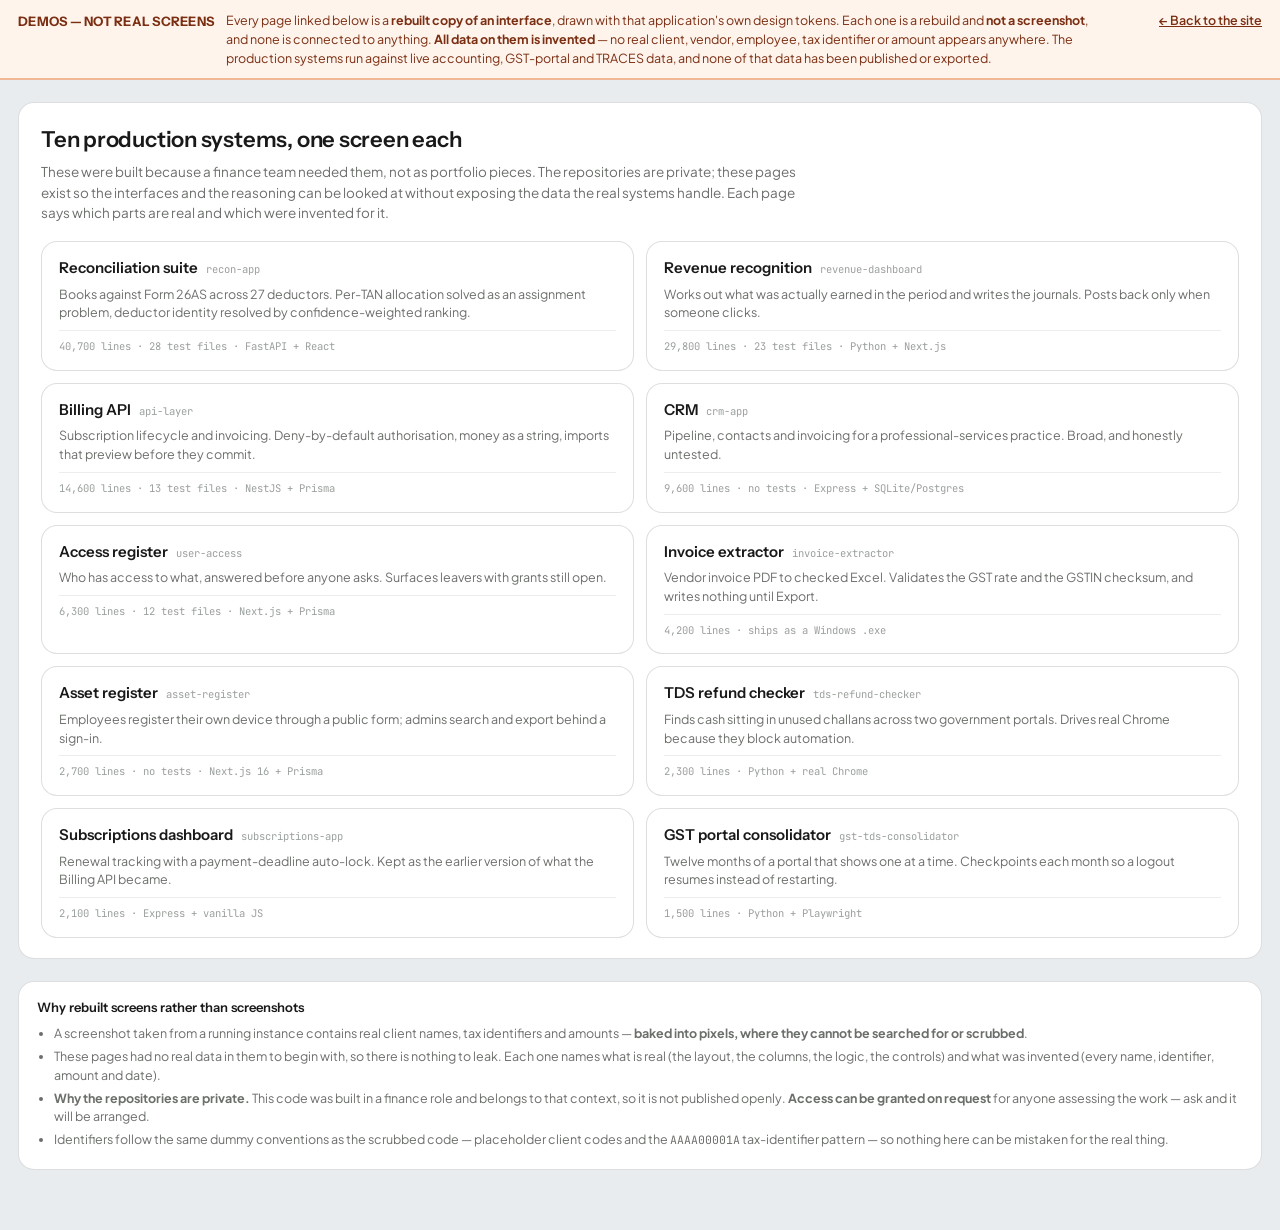
<file: demos/index.html>
<!DOCTYPE html>
<html lang="en">
<head>
<meta charset="UTF-8" />
<meta name="viewport" content="width=device-width, initial-scale=1.0" />
<title>Demo screens — ten production systems · Sairam Reddy</title>
<meta name="robots" content="noindex" />
<meta name="description" content="Rebuilt interface demos for ten finance systems. All data on these pages is invented." />
<link rel="preconnect" href="https://fonts.googleapis.com" />
<link rel="preconnect" href="https://fonts.gstatic.com" crossorigin />
<link href="https://fonts.googleapis.com/css2?family=Instrument+Sans:wght@400;500;600;700&family=Plus+Jakarta+Sans:wght@400;500;600;700&family=JetBrains+Mono:wght@400;500&display=swap" rel="stylesheet" />
<link rel="stylesheet" href="demo.css" />
<style>
  .grid{display:grid;gap:12px;margin-top:18px}
  @media(min-width:700px){.grid{grid-template-columns:1fr 1fr}}
  a.item{display:block;background:#fff;border:1px solid var(--line-2);border-radius:var(--r-card);
         padding:15px 17px;text-decoration:none;color:var(--fg);transition:border-color .15s,transform .15s}
  a.item:hover{border-color:var(--fg);transform:translateY(-2px)}
  a.item .n{font-family:var(--f-display);font-weight:600;font-size:15px;display:flex;
            align-items:baseline;gap:8px;flex-wrap:wrap}
  a.item .n span.r{font-family:var(--mono);font-size:10.5px;color:var(--faint);font-weight:400}
  a.item .d{color:var(--muted);font-size:12.5px;margin-top:5px}
  a.item .m{font-family:var(--mono);font-size:10.5px;color:var(--faint);margin-top:8px;
            padding-top:8px;border-top:1px solid var(--line)}
</style>
</head>
<body class="skin-ui">

<div class="warn">
  <div class="in">
    <b>Demos — not real screens</b>
    <p>Every page linked below is a <strong>rebuilt copy of an interface</strong>, drawn with that
       application's own design tokens. Each one is a rebuild and <strong>not a screenshot</strong>,
       and none is connected to anything. <strong>All data on them is invented</strong> — no real client, vendor, employee,
       tax identifier or amount appears anywhere. The production systems run against live
       accounting, GST-portal and TRACES data, and none of that data has been published or exported.</p>
    <a class="back" href="../index.html#work">← Back to the site</a>
  </div>
</div>

<div class="page">
  <div class="intro">
    <h1>Ten production systems, one screen each</h1>
    <p class="sub">These were built because a finance team needed them, not as portfolio pieces. The
      repositories are private; these pages exist so the interfaces and the reasoning can be looked
      at without exposing the data the real systems handle. Each page says which parts are real and
      which were invented for it.</p>

    <div class="grid">

      <a class="item" href="recon-app.html">
        <div class="n">Reconciliation suite <span class="r">recon-app</span></div>
        <div class="d">Books against Form 26AS across 27 deductors. Per-TAN allocation solved as an
          assignment problem, deductor identity resolved by confidence-weighted ranking.</div>
        <div class="m">40,700 lines · 28 test files · FastAPI + React</div>
      </a>

      <a class="item" href="revenue-dashboard.html">
        <div class="n">Revenue recognition <span class="r">revenue-dashboard</span></div>
        <div class="d">Works out what was actually earned in the period and writes the journals.
          Posts back only when someone clicks.</div>
        <div class="m">29,800 lines · 23 test files · Python + Next.js</div>
      </a>

      <a class="item" href="api-layer.html">
        <div class="n">Billing API <span class="r">api-layer</span></div>
        <div class="d">Subscription lifecycle and invoicing. Deny-by-default authorisation, money as
          a string, imports that preview before they commit.</div>
        <div class="m">14,600 lines · 13 test files · NestJS + Prisma</div>
      </a>

      <a class="item" href="crm-app.html">
        <div class="n">CRM <span class="r">crm-app</span></div>
        <div class="d">Pipeline, contacts and invoicing for a professional-services practice.
          Broad, and honestly untested.</div>
        <div class="m">9,600 lines · no tests · Express + SQLite/Postgres</div>
      </a>

      <a class="item" href="user-access.html">
        <div class="n">Access register <span class="r">user-access</span></div>
        <div class="d">Who has access to what, answered before anyone asks. Surfaces leavers with
          grants still open.</div>
        <div class="m">6,300 lines · 12 test files · Next.js + Prisma</div>
      </a>

      <a class="item" href="invoice-extractor.html">
        <div class="n">Invoice extractor <span class="r">invoice-extractor</span></div>
        <div class="d">Vendor invoice PDF to checked Excel. Validates the GST rate and the GSTIN
          checksum, and writes nothing until Export.</div>
        <div class="m">4,200 lines · ships as a Windows .exe</div>
      </a>

      <a class="item" href="asset-register.html">
        <div class="n">Asset register <span class="r">asset-register</span></div>
        <div class="d">Employees register their own device through a public form; admins search and
          export behind a sign-in.</div>
        <div class="m">2,700 lines · no tests · Next.js 16 + Prisma</div>
      </a>

      <a class="item" href="tds-refund-checker.html">
        <div class="n">TDS refund checker <span class="r">tds-refund-checker</span></div>
        <div class="d">Finds cash sitting in unused challans across two government portals. Drives
          real Chrome because they block automation.</div>
        <div class="m">2,300 lines · Python + real Chrome</div>
      </a>

      <a class="item" href="subscriptions-app.html">
        <div class="n">Subscriptions dashboard <span class="r">subscriptions-app</span></div>
        <div class="d">Renewal tracking with a payment-deadline auto-lock. Kept as the earlier
          version of what the Billing API became.</div>
        <div class="m">2,100 lines · Express + vanilla JS</div>
      </a>

      <a class="item" href="gst-tds-consolidator.html">
        <div class="n">GST portal consolidator <span class="r">gst-tds-consolidator</span></div>
        <div class="d">Twelve months of a portal that shows one at a time. Checkpoints each month so
          a logout resumes instead of restarting.</div>
        <div class="m">1,500 lines · Python + Playwright</div>
      </a>

    </div>
  </div>

  <div class="foot">
    <h4>Why rebuilt screens rather than screenshots</h4>
    <ul>
      <li>A screenshot taken from a running instance contains real client names, tax identifiers and
          amounts — <strong>baked into pixels, where they cannot be searched for or scrubbed</strong>.</li>
      <li>These pages had no real data in them to begin with, so there is nothing to leak. Each one
          names what is real (the layout, the columns, the logic, the controls) and what was invented
          (every name, identifier, amount and date).</li>
      <li><strong>Why the repositories are private.</strong> This code was built in a finance role and belongs to that context, so it is not published openly. <strong>Access can be granted on request</strong> for anyone assessing the work &mdash; ask and it will be arranged.</li>
      <li>Identifiers follow the same dummy conventions as the scrubbed code — placeholder client
          codes and the <span class="mono">AAAA00001A</span> tax-identifier pattern — so nothing here
          can be mistaken for the real thing.</li>
    </ul>
  </div>
</div>
</body>
</html>
</file>
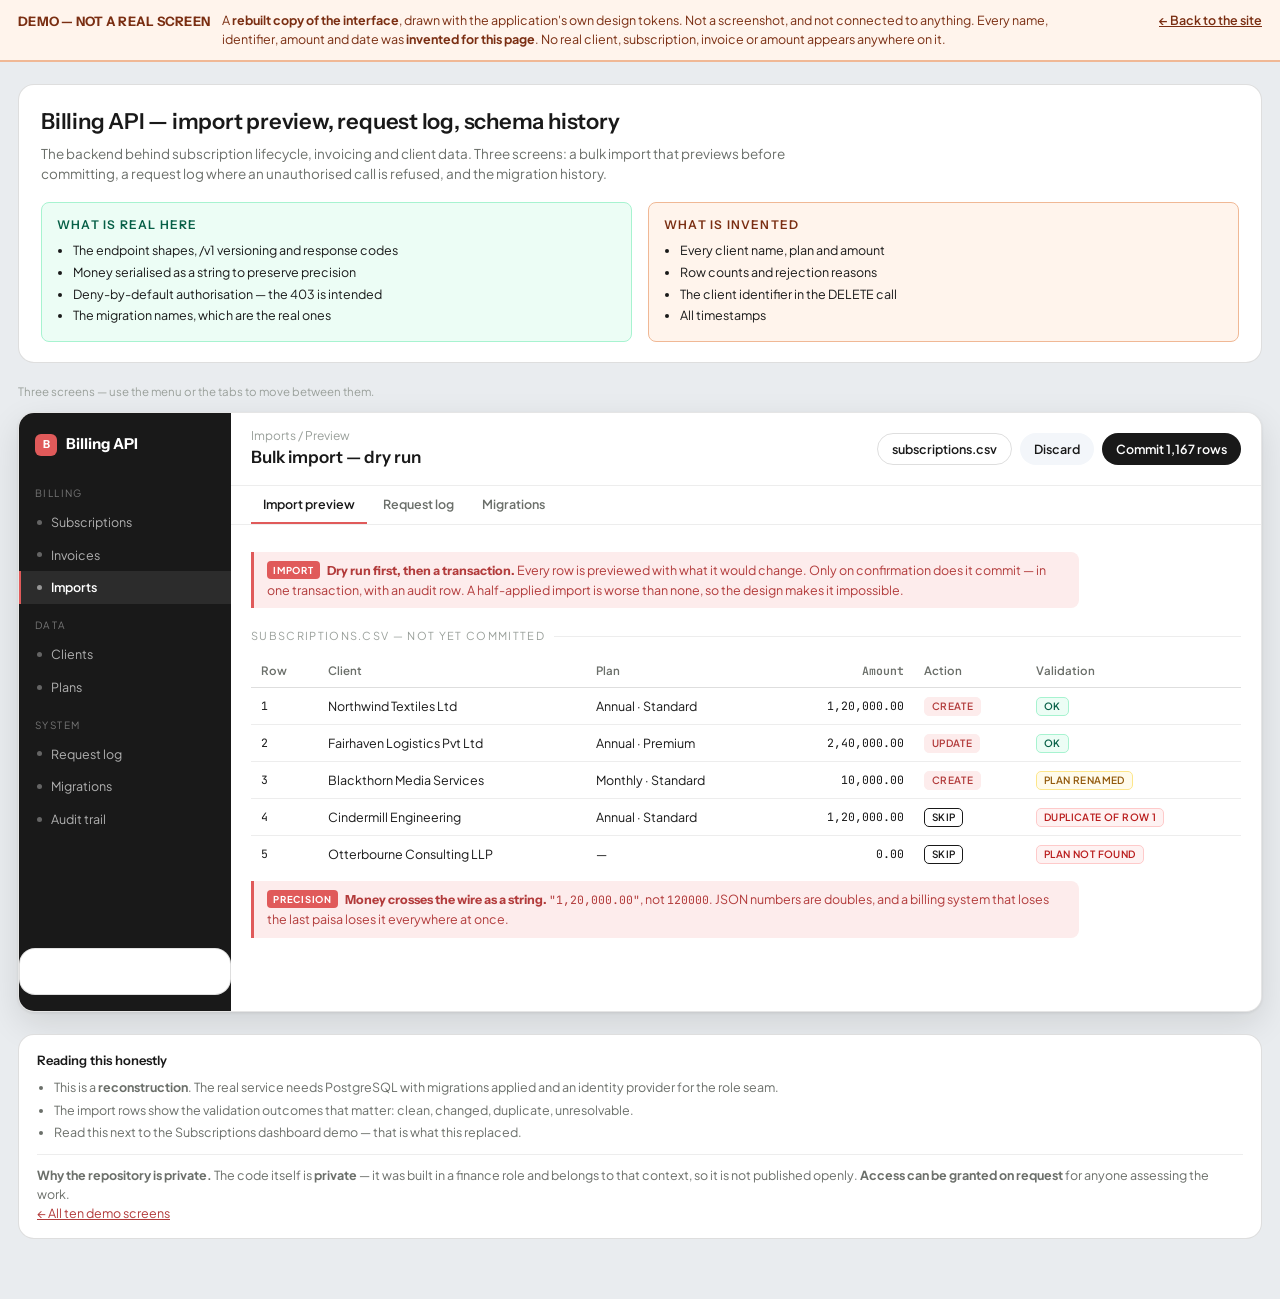
<file: demos/api-layer.html>
<!DOCTYPE html>
<html lang="en">
<head>
<meta charset="UTF-8" />
<meta name="viewport" content="width=device-width, initial-scale=1.0" />
<title>Demo — Subscription and billing API · Sairam Reddy</title>
<meta name="robots" content="noindex" />
<meta name="description" content="Rebuilt UI demo of Subscription and billing API. All data on this page is invented." />
<link rel="preconnect" href="https://fonts.googleapis.com" />
<link rel="preconnect" href="https://fonts.gstatic.com" crossorigin />
<link href="https://fonts.googleapis.com/css2?family=Instrument+Sans:wght@400;500;600;700&family=Plus+Jakarta+Sans:wght@400;500;600;700&family=JetBrains+Mono:wght@400;500&display=swap" rel="stylesheet" />
<link rel="stylesheet" href="demo.css" />
</head>
<body class="skin-ui">

<div class="warn">
  <div class="in">
    <b>Demo — not a real screen</b>
    <p>A <strong>rebuilt copy of the interface</strong>, drawn with the application's own design
       tokens. Not a screenshot, and not connected to anything. Every name, identifier, amount and
       date was <strong>invented for this page</strong>. No real client, subscription, invoice or amount appears anywhere on it.</p>
    <a class="back" href="../index.html#work">← Back to the site</a>
  </div>
</div>

<div class="page">

  <div class="intro">
    <h1>Billing API &mdash; import preview, request log, schema history</h1>
    <p class="sub">The backend behind subscription lifecycle, invoicing and client data. Three screens: a bulk import that previews before committing, a request log where an unauthorised call is refused, and the migration history.</p>

    <div class="split">
      <div class="box real">
        <h4>What is real here</h4>
        <ul>
          <li>The endpoint shapes, /v1 versioning and response codes</li>
          <li>Money serialised as a string to preserve precision</li>
          <li>Deny-by-default authorisation — the 403 is intended</li>
          <li>The migration names, which are the real ones</li>
        </ul>
      </div>
      <div class="box fake">
        <h4>What is invented</h4>
        <ul>
          <li>Every client name, plan and amount</li>
          <li>Row counts and rejection reasons</li>
          <li>The client identifier in the DELETE call</li>
          <li>All timestamps</li>
        </ul>
      </div>
    </div>
  </div>

  <p class="hint-nav">Three screens — use the menu or the tabs to move between them.</p>

  <div class="app">
    <aside class="side">
      <div class="logo"><span class="m">B</span>Billing API</div>
      <div class="grp">Billing</div>
      <a href="#" onclick="return false"><span class="dot"></span>Subscriptions</a>
      <a href="#" onclick="return false"><span class="dot"></span>Invoices</a>
      <a href="#import" data-go="import" tabindex="0"><span class="dot"></span>Imports</a>
      <div class="grp">Data</div>
      <a href="#" onclick="return false"><span class="dot"></span>Clients</a>
      <a href="#" onclick="return false"><span class="dot"></span>Plans</a>
      <div class="grp">System</div>
      <a href="#requests" data-go="requests" tabindex="0"><span class="dot"></span>Request log</a>
      <a href="#migrations" data-go="migrations" tabindex="0"><span class="dot"></span>Migrations</a>
      <a href="#" onclick="return false"><span class="dot"></span>Audit trail</a>
      <div class="foot">Demo build<br />No backend attached</div>
    </aside>

    <div class="main">
      <div class="top">
        <div>
          <div class="crumb">Imports / Preview</div>
          <h2>Bulk import &mdash; dry run</h2>
        </div>
        <div class="sp">
          <span class="btn o">subscriptions.csv</span>
          <span class="btn s">Discard</span>
          <span class="btn p">Commit 1,167 rows</span>
        </div>
      </div>
      <div class="tabs-bar" role="tablist"><button type="button" class="tab" role="tab" data-go="import">Import preview</button><button type="button" class="tab" role="tab" data-go="requests">Request log</button><button type="button" class="tab" role="tab" data-go="migrations">Migrations</button></div>

      <div class="body">
        <section class="screen" id="import" data-title="Bulk import — dry run" data-crumb="Imports / Preview">
        <div class="note">
          <span class="tag">Import</span><b>Dry run first, then a transaction.</b> Every row is previewed with what it would change. Only on confirmation does it commit &mdash; in one transaction, with an audit row. A half-applied import is worse than none, so the design makes it impossible.
        </div>
        <div class="sec">subscriptions.csv &mdash; not yet committed</div>
        <div class="tw"><p class="swipe">Scroll the table sideways</p><div class="scroll"><table>
          <thead><tr><th>Row</th><th>Client</th><th>Plan</th><th class="num">Amount</th><th>Action</th><th>Validation</th></tr></thead>
          <tbody>
            <tr><td class="mono">1</td><td>Northwind Textiles Ltd</td><td>Annual &middot; Standard</td><td class="num">1,20,000.00</td><td><span class="band info">create</span></td><td><span class="band ok">ok</span></td></tr>
            <tr><td class="mono">2</td><td>Fairhaven Logistics Pvt Ltd</td><td>Annual &middot; Premium</td><td class="num">2,40,000.00</td><td><span class="band info">update</span></td><td><span class="band ok">ok</span></td></tr>
            <tr><td class="mono">3</td><td>Blackthorn Media Services</td><td>Monthly &middot; Standard</td><td class="num">10,000.00</td><td><span class="band info">create</span></td><td><span class="band warn">plan renamed</span></td></tr>
            <tr><td class="mono">4</td><td>Cindermill Engineering</td><td>Annual &middot; Standard</td><td class="num">1,20,000.00</td><td><span class="band">skip</span></td><td><span class="band err">duplicate of row 1</span></td></tr>
            <tr><td class="mono">5</td><td>Otterbourne Consulting LLP</td><td>&mdash;</td><td class="num">0.00</td><td><span class="band">skip</span></td><td><span class="band err">plan not found</span></td></tr>
          </tbody>
        </table></div></div>
        <div class="note">
          <span class="tag">Precision</span><b>Money crosses the wire as a string.</b> <span class="mono">"1,20,000.00"</span>, not <span class="mono">120000</span>. JSON numbers are doubles, and a billing system that loses the last paisa loses it everywhere at once.
        </div>
        </section>
        <section class="screen" id="requests" data-title="Request log" data-crumb="System / Requests">
        <div class="sec">Recent API calls</div>
        <div class="tw"><p class="swipe">Scroll the table sideways</p><div class="scroll"><table>
          <thead><tr><th>Method</th><th>Endpoint</th><th>Role</th><th class="num">Status</th><th>Note</th></tr></thead>
          <tbody>
            <tr><td class="mono">GET</td><td class="mono">/v1/subscriptions?status=active</td><td>finance</td><td class="num"><span class="band ok">200</span></td><td>486 records, paged</td></tr>
            <tr><td class="mono">POST</td><td class="mono">/v1/invoices/generate</td><td>finance</td><td class="num"><span class="band ok">201</span></td><td>214 invoices, one transaction</td></tr>
            <tr><td class="mono">POST</td><td class="mono">/v1/imports/dry-run</td><td>admin</td><td class="num"><span class="band ok">200</span></td><td>1,204 staged, 37 rejected</td></tr>
            <tr><td class="mono">DELETE</td><td class="mono">/v1/clients/ac-1043</td><td>viewer</td><td class="num"><span class="band err">403</span></td><td>no rule permits it</td></tr>
            <tr><td class="mono">GET</td><td class="mono">/v1/audit?entity=invoice</td><td>admin</td><td class="num"><span class="band ok">200</span></td><td>full change history</td></tr>
          </tbody>
        </table></div></div>
        <div class="note">
          <span class="tag">Authorisation</span><b>The 403 is the design, not a bug.</b> The guard refuses unless a rule permits, rather than permitting unless a rule refuses. Adding an endpoint without a rule makes it inaccessible &mdash; which is the failure you want.
        </div>
        </section>
        <section class="screen" id="migrations" data-title="Schema history" data-crumb="System / Migrations">
        <div class="note">
          <span class="tag">Evidence</span><b>The migration names are the argument.</b> A system that grew under real use leaves a trail. These are not <span class="mono">migration_01</span> through <span class="mono">migration_12</span>.
        </div>
        <div class="sec">Applied migrations</div>
        <div class="tw"><p class="swipe">Scroll the table sideways</p><div class="scroll"><table>
          <thead><tr><th>#</th><th>Name</th><th>What it introduced</th></tr></thead>
          <tbody>
            <tr><td class="mono">03</td><td class="mono">lifecycle_engine</td><td>Subscription state transitions</td></tr>
            <tr><td class="mono">05</td><td class="mono">invoice_engine</td><td>Invoice generation from subscriptions</td></tr>
            <tr><td class="mono">07</td><td class="mono">invoice_voided_adjustments</td><td>Voiding without deleting history</td></tr>
            <tr><td class="mono">09</td><td class="mono">revenue_snapshots</td><td>Point-in-time revenue positions</td></tr>
            <tr><td class="mono">12</td><td class="mono">invoice_perf_indexes</td><td>Indexes added once volume showed the need</td></tr>
          </tbody>
        </table></div></div>
        </section>
      </div>
    </div>
  </div>


  <div class="foot">
    <h4>Reading this honestly</h4>
    <ul>
          <li>This is a <strong>reconstruction</strong>. The real service needs PostgreSQL with migrations applied and an identity provider for the role seam.</li>
          <li>The import rows show the validation outcomes that matter: clean, changed, duplicate, unresolvable.</li>
          <li>Read this next to the Subscriptions dashboard demo — that is what this replaced.</li>
        </ul>
    <div class="more"><strong>Why the repository is private.</strong> The code itself is <strong>private</strong> &mdash; it was built in a finance role and belongs to that context, so it is not published openly. <strong>Access can be granted on request</strong> for anyone assessing the work.
      <br /><a href="index.html">← All ten demo screens</a></div>
  </div>

</div>
<script src="demo.js"></script>
</body>
</html>
</file>
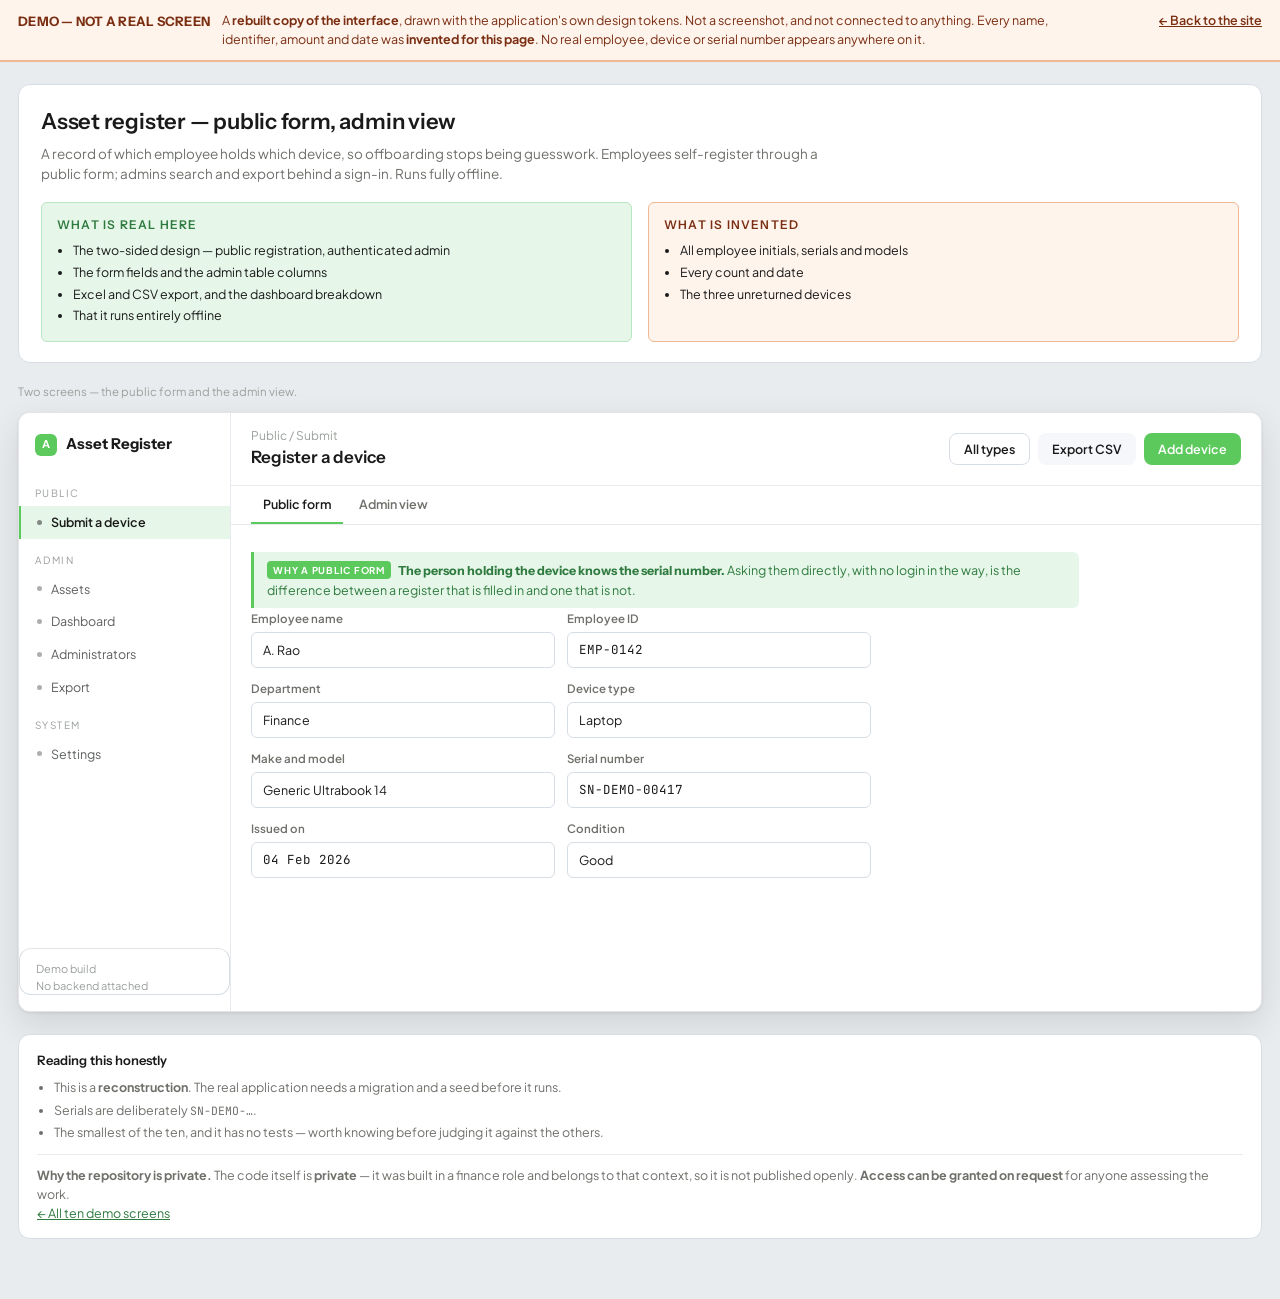
<file: demos/asset-register.html>
<!DOCTYPE html>
<html lang="en">
<head>
<meta charset="UTF-8" />
<meta name="viewport" content="width=device-width, initial-scale=1.0" />
<title>Demo — Asset register · Sairam Reddy</title>
<meta name="robots" content="noindex" />
<meta name="description" content="Rebuilt UI demo of Asset register. All data on this page is invented." />
<link rel="preconnect" href="https://fonts.googleapis.com" />
<link rel="preconnect" href="https://fonts.gstatic.com" crossorigin />
<link href="https://fonts.googleapis.com/css2?family=Instrument+Sans:wght@400;500;600;700&family=Plus+Jakarta+Sans:wght@400;500;600;700&family=JetBrains+Mono:wght@400;500&display=swap" rel="stylesheet" />
<link rel="stylesheet" href="demo.css" />
</head>
<body class="skin-green">

<div class="warn">
  <div class="in">
    <b>Demo — not a real screen</b>
    <p>A <strong>rebuilt copy of the interface</strong>, drawn with the application's own design
       tokens. Not a screenshot, and not connected to anything. Every name, identifier, amount and
       date was <strong>invented for this page</strong>. No real employee, device or serial number appears anywhere on it.</p>
    <a class="back" href="../index.html#work">← Back to the site</a>
  </div>
</div>

<div class="page">

  <div class="intro">
    <h1>Asset register &mdash; public form, admin view</h1>
    <p class="sub">A record of which employee holds which device, so offboarding stops being guesswork. Employees self-register through a public form; admins search and export behind a sign-in. Runs fully offline.</p>

    <div class="split">
      <div class="box real">
        <h4>What is real here</h4>
        <ul>
          <li>The two-sided design — public registration, authenticated admin</li>
          <li>The form fields and the admin table columns</li>
          <li>Excel and CSV export, and the dashboard breakdown</li>
          <li>That it runs entirely offline</li>
        </ul>
      </div>
      <div class="box fake">
        <h4>What is invented</h4>
        <ul>
          <li>All employee initials, serials and models</li>
          <li>Every count and date</li>
          <li>The three unreturned devices</li>
        </ul>
      </div>
    </div>
  </div>

  <p class="hint-nav">Two screens &mdash; the public form and the admin view.</p>

  <div class="app">
    <aside class="side">
      <div class="logo"><span class="m">A</span>Asset Register</div>
      <div class="grp">Public</div>
      <a href="#submit" data-go="submit" tabindex="0"><span class="dot"></span>Submit a device</a>
      <div class="grp">Admin</div>
      <a href="#assets" data-go="assets" tabindex="0"><span class="dot"></span>Assets</a>
      <a href="#" onclick="return false"><span class="dot"></span>Dashboard</a>
      <a href="#" onclick="return false"><span class="dot"></span>Administrators</a>
      <a href="#" onclick="return false"><span class="dot"></span>Export</a>
      <div class="grp">System</div>
      <a href="#" onclick="return false"><span class="dot"></span>Settings</a>
      <div class="foot">Demo build<br />No backend attached</div>
    </aside>

    <div class="main">
      <div class="top">
        <div>
          <div class="crumb">Public / Submit</div>
          <h2>Register a device</h2>
        </div>
        <div class="sp">
          <span class="btn o">All types</span>
          <span class="btn s">Export CSV</span>
          <span class="btn a">Add device</span>
        </div>
      </div>
      <div class="tabs-bar" role="tablist"><button type="button" class="tab" role="tab" data-go="submit">Public form</button><button type="button" class="tab" role="tab" data-go="assets">Admin view</button></div>

      <div class="body">
        <section class="screen" id="submit" data-title="Register a device" data-crumb="Public / Submit">
        <div class="note">
          <span class="tag">Why a public form</span><b>The person holding the device knows the serial number.</b> Asking them directly, with no login in the way, is the difference between a register that is filled in and one that is not.
        </div>
        <div class="form two">
          <div class="field"><label>Employee name</label><div class="inp">A. Rao</div></div>
          <div class="field"><label>Employee ID</label><div class="inp mono">EMP-0142</div></div>
          <div class="field"><label>Department</label><div class="inp">Finance</div></div>
          <div class="field"><label>Device type</label><div class="inp">Laptop</div></div>
          <div class="field"><label>Make and model</label><div class="inp">Generic Ultrabook 14</div></div>
          <div class="field"><label>Serial number</label><div class="inp mono">SN-DEMO-00417</div></div>
          <div class="field"><label>Issued on</label><div class="inp mono">04 Feb 2026</div></div>
          <div class="field"><label>Condition</label><div class="inp">Good</div></div>
        </div>
        </section>
        <section class="screen" id="assets" data-title="Registered devices" data-crumb="Register / Assets">
        <div class="stats">
          <div class="stat "><dt>Devices</dt><dd>118</dd></div>
          <div class="stat acc"><dt>Laptops</dt><dd>74</dd></div>
          <div class="stat "><dt>Phones</dt><dd>31</dd></div>
          <div class="stat warn"><dt>Unassigned</dt><dd>7</dd></div>
          <div class="stat bad"><dt>Not returned</dt><dd>3</dd></div>
        </div>
        <div class="tw"><p class="swipe">Scroll the table sideways</p><div class="scroll"><table>
          <thead><tr><th>Serial</th><th>Type</th><th>Make and model</th><th>Assigned to</th><th>Department</th><th>Condition</th></tr></thead>
          <tbody>
            <tr><td class="mono">SN-DEMO-00417</td><td>Laptop</td><td>Generic Ultrabook 14</td><td>A. Rao</td><td>Finance</td><td><span class="band ok">good</span></td></tr>
            <tr><td class="mono">SN-DEMO-00418</td><td>Laptop</td><td>Generic Ultrabook 14</td><td>M. Iyer</td><td>Finance</td><td><span class="band ok">good</span></td></tr>
            <tr><td class="mono">SN-DEMO-00402</td><td>Laptop</td><td>Generic Notebook 15</td><td>S. Nair</td><td>Operations</td><td><span class="band err">not returned</span></td></tr>
            <tr><td class="mono">SN-DEMO-00311</td><td>Phone</td><td>Generic Handset A</td><td>K. Menon</td><td>Sales</td><td><span class="band warn">damaged</span></td></tr>
            <tr><td class="mono">SN-DEMO-00520</td><td>Monitor</td><td>Generic Display 24</td><td>&mdash;</td><td>&mdash;</td><td><span class="band">unassigned</span></td></tr>
          </tbody>
        </table></div></div>
        <div class="note">
          <span class="tag">Offboarding</span><b>Three devices are out with people who have left.</b> That number is the only reason this exists. Serial numbers are written as <span class="mono">SN-DEMO-&hellip;</span> so they cannot be mistaken for real ones.
        </div>
        </section>
      </div>
    </div>
  </div>


  <div class="foot">
    <h4>Reading this honestly</h4>
    <ul>
          <li>This is a <strong>reconstruction</strong>. The real application needs a migration and a seed before it runs.</li>
          <li>Serials are deliberately <span class="mono">SN-DEMO-&hellip;</span>.</li>
          <li>The smallest of the ten, and it has no tests — worth knowing before judging it against the others.</li>
        </ul>
    <div class="more"><strong>Why the repository is private.</strong> The code itself is <strong>private</strong> &mdash; it was built in a finance role and belongs to that context, so it is not published openly. <strong>Access can be granted on request</strong> for anyone assessing the work.
      <br /><a href="index.html">← All ten demo screens</a></div>
  </div>

</div>
<script src="demo.js"></script>
</body>
</html>
</file>
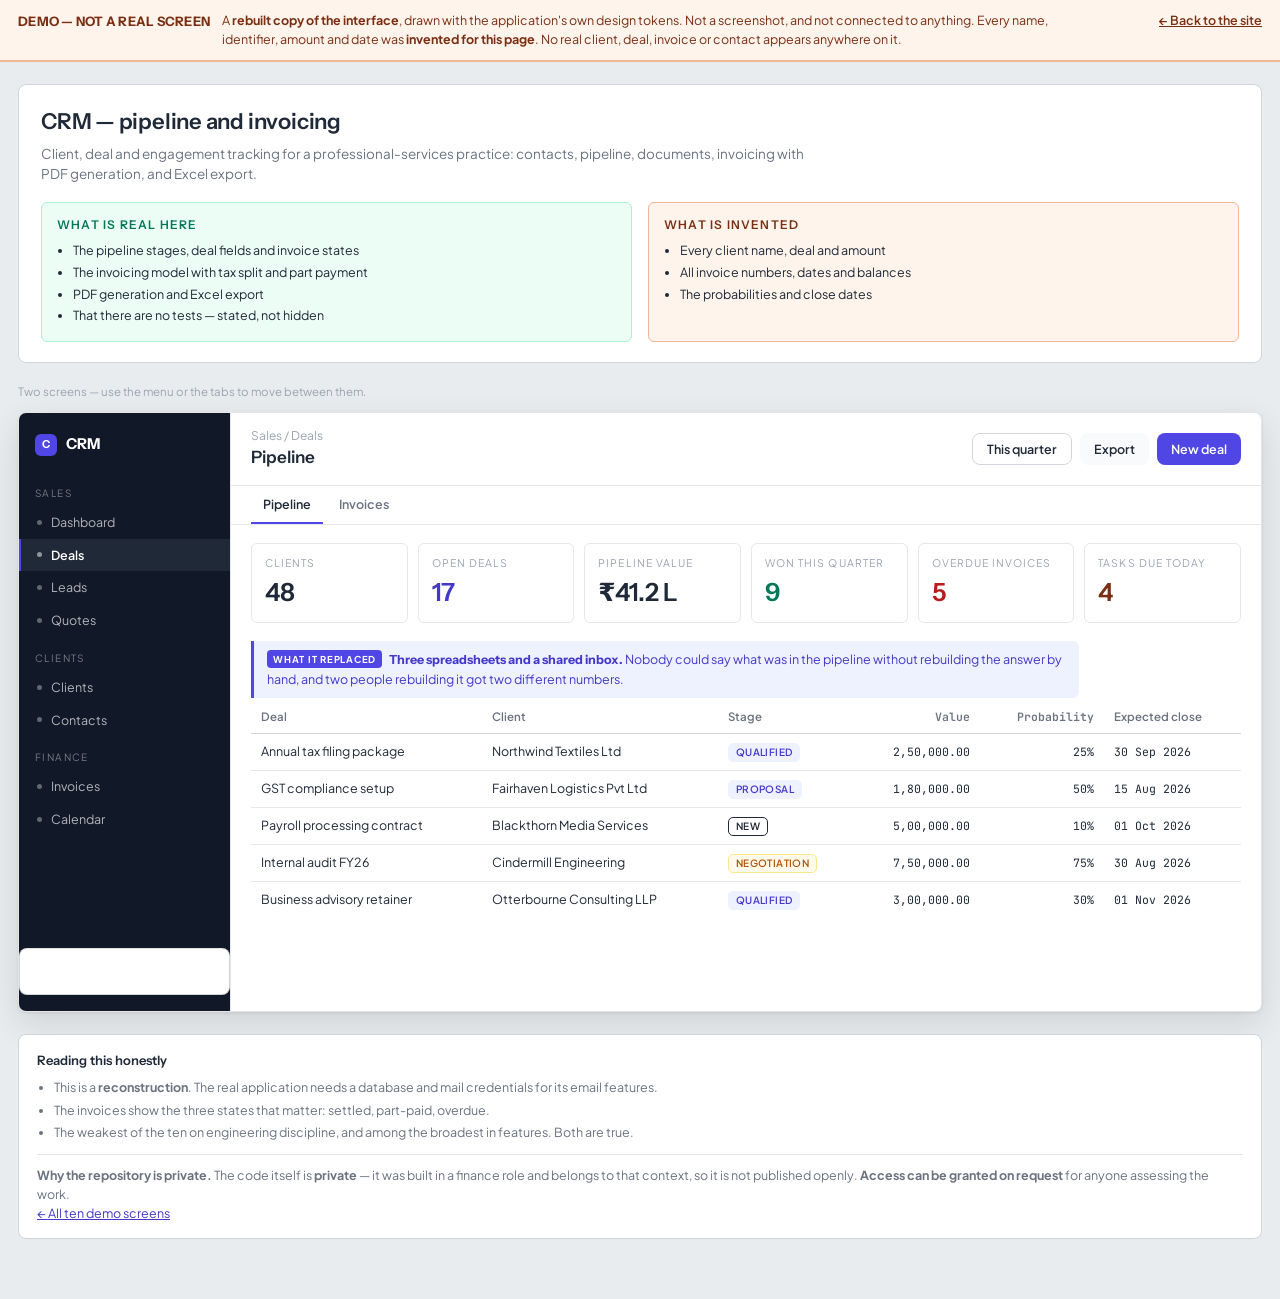
<file: demos/crm-app.html>
<!DOCTYPE html>
<html lang="en">
<head>
<meta charset="UTF-8" />
<meta name="viewport" content="width=device-width, initial-scale=1.0" />
<title>Demo — CRM · Sairam Reddy</title>
<meta name="robots" content="noindex" />
<meta name="description" content="Rebuilt UI demo of CRM. All data on this page is invented." />
<link rel="preconnect" href="https://fonts.googleapis.com" />
<link rel="preconnect" href="https://fonts.gstatic.com" crossorigin />
<link href="https://fonts.googleapis.com/css2?family=Instrument+Sans:wght@400;500;600;700&family=Plus+Jakarta+Sans:wght@400;500;600;700&family=JetBrains+Mono:wght@400;500&display=swap" rel="stylesheet" />
<link rel="stylesheet" href="demo.css" />
</head>
<body class="skin-slate">

<div class="warn">
  <div class="in">
    <b>Demo — not a real screen</b>
    <p>A <strong>rebuilt copy of the interface</strong>, drawn with the application's own design
       tokens. Not a screenshot, and not connected to anything. Every name, identifier, amount and
       date was <strong>invented for this page</strong>. No real client, deal, invoice or contact appears anywhere on it.</p>
    <a class="back" href="../index.html#work">← Back to the site</a>
  </div>
</div>

<div class="page">

  <div class="intro">
    <h1>CRM &mdash; pipeline and invoicing</h1>
    <p class="sub">Client, deal and engagement tracking for a professional-services practice: contacts, pipeline, documents, invoicing with PDF generation, and Excel export.</p>

    <div class="split">
      <div class="box real">
        <h4>What is real here</h4>
        <ul>
          <li>The pipeline stages, deal fields and invoice states</li>
          <li>The invoicing model with tax split and part payment</li>
          <li>PDF generation and Excel export</li>
          <li>That there are no tests — stated, not hidden</li>
        </ul>
      </div>
      <div class="box fake">
        <h4>What is invented</h4>
        <ul>
          <li>Every client name, deal and amount</li>
          <li>All invoice numbers, dates and balances</li>
          <li>The probabilities and close dates</li>
        </ul>
      </div>
    </div>
  </div>

  <p class="hint-nav">Two screens &mdash; use the menu or the tabs to move between them.</p>

  <div class="app">
    <aside class="side">
      <div class="logo"><span class="m">C</span>CRM</div>
      <div class="grp">Sales</div>
      <a href="#" onclick="return false"><span class="dot"></span>Dashboard</a>
      <a href="#pipeline" data-go="pipeline" tabindex="0"><span class="dot"></span>Deals</a>
      <a href="#" onclick="return false"><span class="dot"></span>Leads</a>
      <a href="#" onclick="return false"><span class="dot"></span>Quotes</a>
      <div class="grp">Clients</div>
      <a href="#" onclick="return false"><span class="dot"></span>Clients</a>
      <a href="#" onclick="return false"><span class="dot"></span>Contacts</a>
      <div class="grp">Finance</div>
      <a href="#invoices" data-go="invoices" tabindex="0"><span class="dot"></span>Invoices</a>
      <a href="#" onclick="return false"><span class="dot"></span>Calendar</a>
      <div class="foot">Demo build<br />No backend attached</div>
    </aside>

    <div class="main">
      <div class="top">
        <div>
          <div class="crumb">Sales / Deals</div>
          <h2>Pipeline</h2>
        </div>
        <div class="sp">
          <span class="btn o">This quarter</span>
          <span class="btn s">Export</span>
          <span class="btn a">New deal</span>
        </div>
      </div>
      <div class="tabs-bar" role="tablist"><button type="button" class="tab" role="tab" data-go="pipeline">Pipeline</button><button type="button" class="tab" role="tab" data-go="invoices">Invoices</button></div>

      <div class="body">
        <section class="screen" id="pipeline" data-title="Pipeline" data-crumb="Sales / Deals">
        <div class="stats">
          <div class="stat "><dt>Clients</dt><dd>48</dd></div>
          <div class="stat acc"><dt>Open deals</dt><dd>17</dd></div>
          <div class="stat "><dt>Pipeline value</dt><dd>&#8377;41.2 L</dd></div>
          <div class="stat good"><dt>Won this quarter</dt><dd>9</dd></div>
          <div class="stat bad"><dt>Overdue invoices</dt><dd>5</dd></div>
          <div class="stat warn"><dt>Tasks due today</dt><dd>4</dd></div>
        </div>
        <div class="note">
          <span class="tag">What it replaced</span><b>Three spreadsheets and a shared inbox.</b> Nobody could say what was in the pipeline without rebuilding the answer by hand, and two people rebuilding it got two different numbers.
        </div>
        <div class="tw"><p class="swipe">Scroll the table sideways</p><div class="scroll"><table>
          <thead><tr><th>Deal</th><th>Client</th><th>Stage</th><th class="num">Value</th><th class="num">Probability</th><th>Expected close</th></tr></thead>
          <tbody>
            <tr><td>Annual tax filing package</td><td>Northwind Textiles Ltd</td><td><span class="band info">qualified</span></td><td class="num">2,50,000.00</td><td class="num">25%</td><td class="mono">30 Sep 2026</td></tr>
            <tr><td>GST compliance setup</td><td>Fairhaven Logistics Pvt Ltd</td><td><span class="band info">proposal</span></td><td class="num">1,80,000.00</td><td class="num">50%</td><td class="mono">15 Aug 2026</td></tr>
            <tr><td>Payroll processing contract</td><td>Blackthorn Media Services</td><td><span class="band">new</span></td><td class="num">5,00,000.00</td><td class="num">10%</td><td class="mono">01 Oct 2026</td></tr>
            <tr><td>Internal audit FY26</td><td>Cindermill Engineering</td><td><span class="band warn">negotiation</span></td><td class="num">7,50,000.00</td><td class="num">75%</td><td class="mono">30 Aug 2026</td></tr>
            <tr><td>Business advisory retainer</td><td>Otterbourne Consulting LLP</td><td><span class="band info">qualified</span></td><td class="num">3,00,000.00</td><td class="num">30%</td><td class="mono">01 Nov 2026</td></tr>
          </tbody>
        </table></div></div>
        </section>
        <section class="screen" id="invoices" data-title="Invoices" data-crumb="Finance / Invoices">
        <div class="sec">Raised this quarter</div>
        <div class="tw"><p class="swipe">Scroll the table sideways</p><div class="scroll"><table>
          <thead><tr><th>Invoice</th><th>Client</th><th>Issued</th><th>Due</th><th class="num">Total</th><th class="num">Paid</th><th>Status</th></tr></thead>
          <tbody>
            <tr><td class="mono">INV-0001</td><td>Northwind Textiles Ltd</td><td class="mono">01 Mar 2026</td><td class="mono">31 Mar 2026</td><td class="num">1,18,000.00</td><td class="num">1,18,000.00</td><td><span class="band ok">paid</span></td></tr>
            <tr><td class="mono">INV-0002</td><td>Fairhaven Logistics Pvt Ltd</td><td class="mono">15 Mar 2026</td><td class="mono">15 Apr 2026</td><td class="num">88,500.00</td><td class="num">50,000.00</td><td><span class="band warn">partial</span></td></tr>
            <tr><td class="mono">INV-0003</td><td>Blackthorn Media Services</td><td class="mono">01 Apr 2026</td><td class="mono">10 Apr 2026</td><td class="num">2,36,000.00</td><td class="num">0.00</td><td><span class="band err">overdue</span></td></tr>
          </tbody>
        </table></div></div>
        <div class="note">
          <span class="tag">Output</span><b>Invoices generate as PDFs; lists export to Excel.</b> Unglamorous, and the two things a practice actually asks for daily.
        </div>
        <div class="note">
          <span class="tag">The honest gap</span><b>This application has no test suite.</b> 9,600 lines and zero tests. It is here because leaving it out would make this a curated portfolio rather than an accurate one. Its README says the same.
        </div>
        </section>
      </div>
    </div>
  </div>


  <div class="foot">
    <h4>Reading this honestly</h4>
    <ul>
          <li>This is a <strong>reconstruction</strong>. The real application needs a database and mail credentials for its email features.</li>
          <li>The invoices show the three states that matter: settled, part-paid, overdue.</li>
          <li>The weakest of the ten on engineering discipline, and among the broadest in features. Both are true.</li>
        </ul>
    <div class="more"><strong>Why the repository is private.</strong> The code itself is <strong>private</strong> &mdash; it was built in a finance role and belongs to that context, so it is not published openly. <strong>Access can be granted on request</strong> for anyone assessing the work.
      <br /><a href="index.html">← All ten demo screens</a></div>
  </div>

</div>
<script src="demo.js"></script>
</body>
</html>
</file>
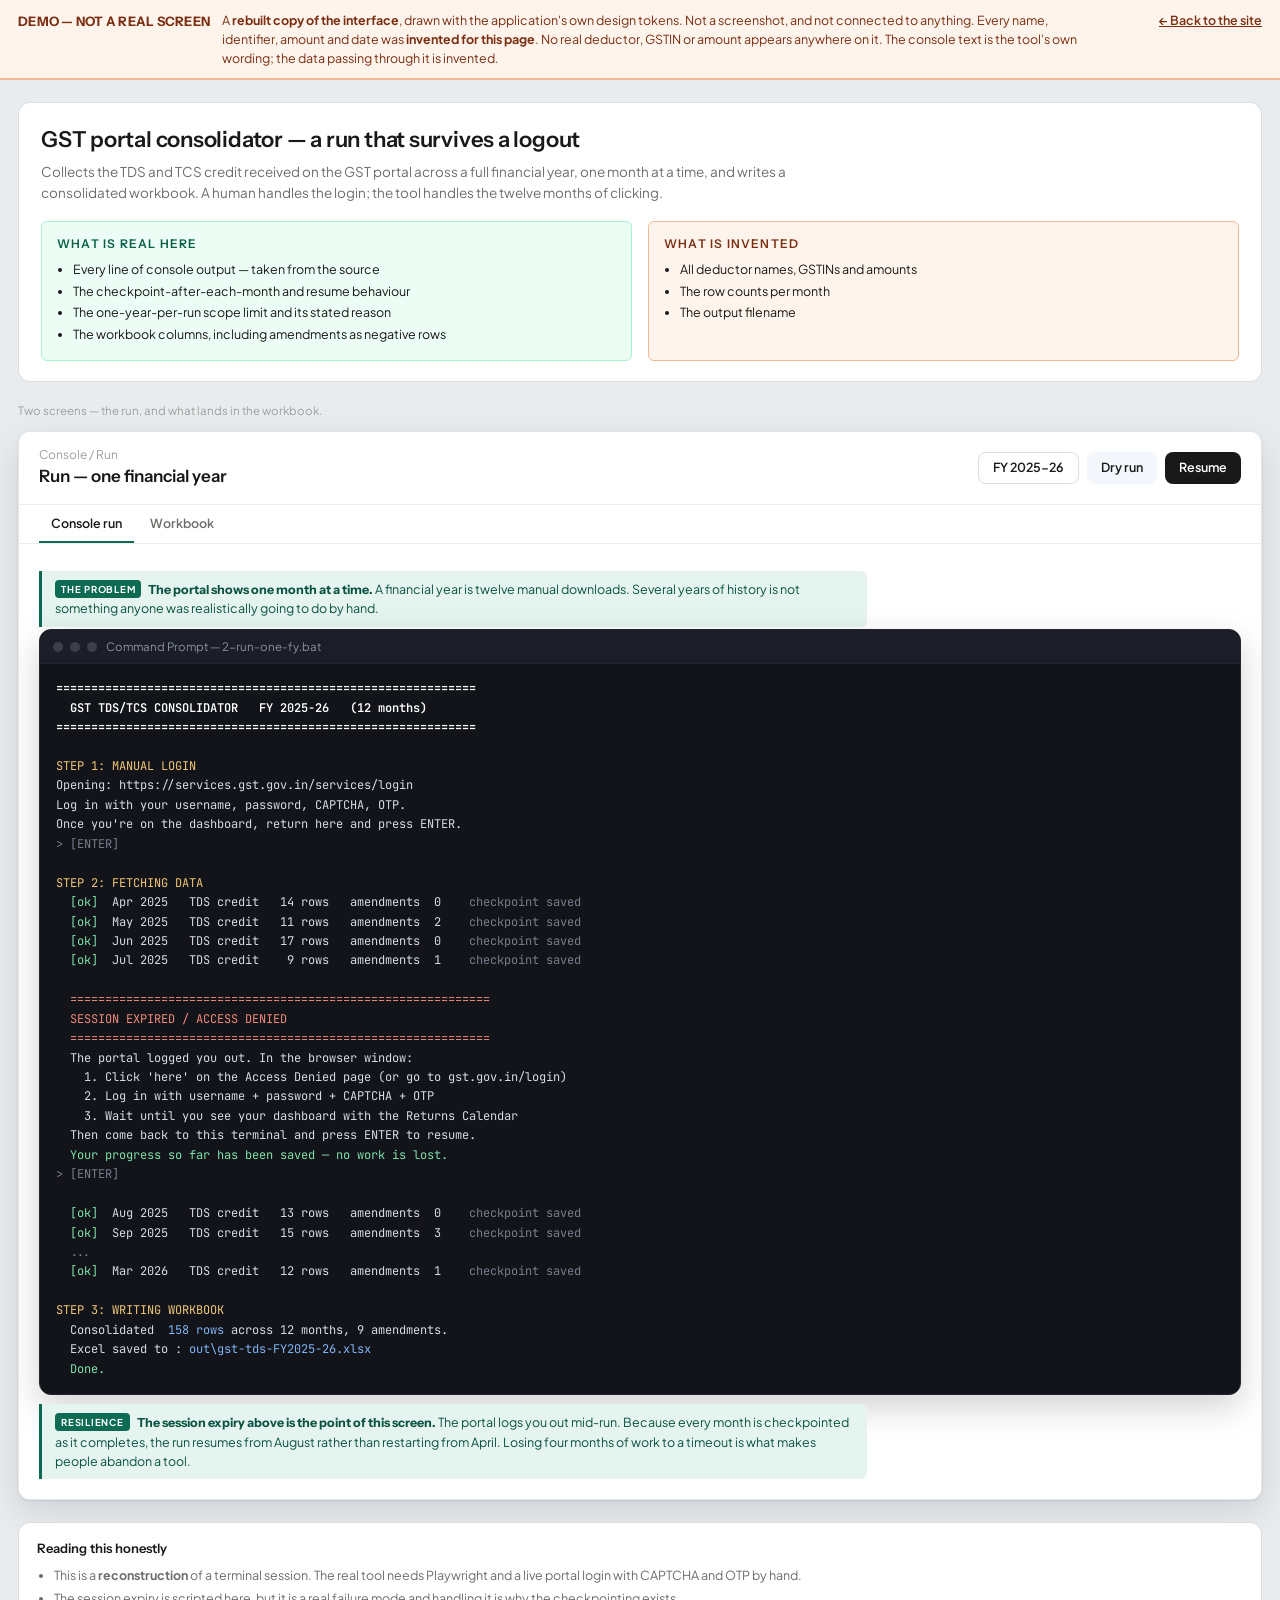
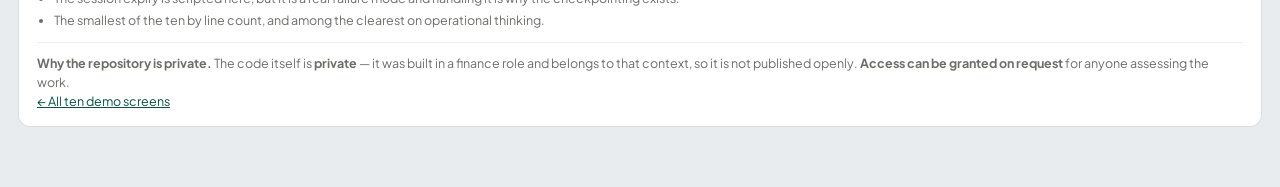
<file: demos/gst-tds-consolidator.html>
<!DOCTYPE html>
<html lang="en">
<head>
<meta charset="UTF-8" />
<meta name="viewport" content="width=device-width, initial-scale=1.0" />
<title>Demo — GST portal consolidator · Sairam Reddy</title>
<meta name="robots" content="noindex" />
<meta name="description" content="Rebuilt UI demo of GST portal consolidator. All data on this page is invented." />
<link rel="preconnect" href="https://fonts.googleapis.com" />
<link rel="preconnect" href="https://fonts.gstatic.com" crossorigin />
<link href="https://fonts.googleapis.com/css2?family=Instrument+Sans:wght@400;500;600;700&family=Plus+Jakarta+Sans:wght@400;500;600;700&family=JetBrains+Mono:wght@400;500&display=swap" rel="stylesheet" />
<link rel="stylesheet" href="demo.css" />
</head>
<body class="skin-term">

<div class="warn">
  <div class="in">
    <b>Demo — not a real screen</b>
    <p>A <strong>rebuilt copy of the interface</strong>, drawn with the application's own design
       tokens. Not a screenshot, and not connected to anything. Every name, identifier, amount and
       date was <strong>invented for this page</strong>. No real deductor, GSTIN or amount appears anywhere on it. The console text is the tool&#39;s own wording; the data passing through it is invented.</p>
    <a class="back" href="../index.html#work">← Back to the site</a>
  </div>
</div>

<div class="page">

  <div class="intro">
    <h1>GST portal consolidator &mdash; a run that survives a logout</h1>
    <p class="sub">Collects the TDS and TCS credit received on the GST portal across a full financial year, one month at a time, and writes a consolidated workbook. A human handles the login; the tool handles the twelve months of clicking.</p>

    <div class="split">
      <div class="box real">
        <h4>What is real here</h4>
        <ul>
          <li>Every line of console output — taken from the source</li>
          <li>The checkpoint-after-each-month and resume behaviour</li>
          <li>The one-year-per-run scope limit and its stated reason</li>
          <li>The workbook columns, including amendments as negative rows</li>
        </ul>
      </div>
      <div class="box fake">
        <h4>What is invented</h4>
        <ul>
          <li>All deductor names, GSTINs and amounts</li>
          <li>The row counts per month</li>
          <li>The output filename</li>
        </ul>
      </div>
    </div>
  </div>

  <p class="hint-nav">Two screens &mdash; the run, and what lands in the workbook.</p>

  <div class="app nosidebar">
    <div class="main">
      <div class="top">
        <div>
          <div class="crumb">Console / Run</div>
          <h2>Run — one financial year</h2>
        </div>
        <div class="sp">
          <span class="btn o">FY 2025-26</span>
          <span class="btn s">Dry run</span>
          <span class="btn p">Resume</span>
        </div>
      </div>
      <div class="tabs-bar" role="tablist"><button type="button" class="tab" role="tab" data-go="run">Console run</button><button type="button" class="tab" role="tab" data-go="workbook">Workbook</button></div>

      <div class="body">
        <section class="screen" id="run" data-title="Run — one financial year" data-crumb="Console / Run">
        <div class="note">
          <span class="tag">The problem</span><b>The portal shows one month at a time.</b> A financial year is twelve manual downloads. Several years of history is not something anyone was realistically going to do by hand.
        </div>
        <div class="term">
          <div class="bar"><i></i><i></i><i></i>&nbsp;Command Prompt &mdash; 2-run-one-fy.bat</div>
          <pre><span class="w">============================================================</span>
<span class="w">  GST TDS/TCS CONSOLIDATOR   FY 2025-26   (12 months)</span>
<span class="w">============================================================</span>

<span class="y">STEP 1: MANUAL LOGIN</span>
Opening: https://services.gst.gov.in/services/login
Log in with your username, password, CAPTCHA, OTP.
Once you&#39;re on the dashboard, return here and press ENTER.
<span class="d">&gt; [ENTER]</span>

<span class="y">STEP 2: FETCHING DATA</span>
  <span class="g">[ok]</span>  Apr 2025   TDS credit   14 rows   amendments  0    <span class="d">checkpoint saved</span>
  <span class="g">[ok]</span>  May 2025   TDS credit   11 rows   amendments  2    <span class="d">checkpoint saved</span>
  <span class="g">[ok]</span>  Jun 2025   TDS credit   17 rows   amendments  0    <span class="d">checkpoint saved</span>
  <span class="g">[ok]</span>  Jul 2025   TDS credit    9 rows   amendments  1    <span class="d">checkpoint saved</span>

<span class="r">  ============================================================</span>
<span class="r">  SESSION EXPIRED / ACCESS DENIED</span>
<span class="r">  ============================================================</span>
  The portal logged you out. In the browser window:
    1. Click &#39;here&#39; on the Access Denied page (or go to gst.gov.in/login)
    2. Log in with username + password + CAPTCHA + OTP
    3. Wait until you see your dashboard with the Returns Calendar
  Then come back to this terminal and press ENTER to resume.
  <span class="g">Your progress so far has been saved &mdash; no work is lost.</span>
<span class="d">&gt; [ENTER]</span>

  <span class="g">[ok]</span>  Aug 2025   TDS credit   13 rows   amendments  0    <span class="d">checkpoint saved</span>
  <span class="g">[ok]</span>  Sep 2025   TDS credit   15 rows   amendments  3    <span class="d">checkpoint saved</span>
  <span class="d">...</span>
  <span class="g">[ok]</span>  Mar 2026   TDS credit   12 rows   amendments  1    <span class="d">checkpoint saved</span>

<span class="y">STEP 3: WRITING WORKBOOK</span>
  Consolidated  <span class="b">158 rows</span> across 12 months, 9 amendments.
  Excel saved to : <span class="b">out\gst-tds-FY2025-26.xlsx</span>
  <span class="g">Done.</span></pre>
        </div>
        <div class="note">
          <span class="tag">Resilience</span><b>The session expiry above is the point of this screen.</b> The portal logs you out mid-run. Because every month is checkpointed as it completes, the run resumes from August rather than restarting from April. Losing four months of work to a timeout is what makes people abandon a tool.
        </div>
        </section>
        <section class="screen" id="workbook" data-title="Consolidated workbook" data-crumb="Output / Workbook">
        <div class="note">
          <span class="tag">Scope</span><b>One financial year per run, deliberately.</b> The docstring says it plainly: safer than ninety months in one session. A deliberate scope cut with its reason written down is worth more than an ambitious version that fails at month forty.
        </div>
        <div class="tw"><p class="swipe">Scroll the table sideways</p><div class="scroll"><table>
          <thead><tr><th>Month</th><th>Deductor GSTIN</th><th>Deductor</th><th class="num">Taxable</th><th class="num">TDS</th><th>Type</th></tr></thead>
          <tbody>
            <tr><td class="mono">Apr 2025</td><td class="mono">27AAACA0005Z1ZE</td><td>Northwind Textiles Ltd</td><td class="num">4,20,000.00</td><td class="num">8,400.00</td><td>TDS</td></tr>
            <tr><td class="mono">Apr 2025</td><td class="mono">29AAACA0012Z1ZB</td><td>Fairhaven Logistics Pvt Ltd</td><td class="num">2,85,000.00</td><td class="num">5,700.00</td><td>TDS</td></tr>
            <tr><td class="mono">May 2025</td><td class="mono">27AAACA0011Z1ZG</td><td>Blackthorn Media Services</td><td class="num">1,96,000.00</td><td class="num">3,920.00</td><td>TDS</td></tr>
            <tr><td class="mono">May 2025</td><td class="mono">27AAACA0011Z1ZG</td><td>Blackthorn Media Services</td><td class="num">&minus;18,000.00</td><td class="num">&minus;360.00</td><td><span class="band warn">amendment</span></td></tr>
            <tr><td class="mono">Jun 2025</td><td class="mono">29AAACA0017Z1Z6</td><td>Cindermill Engineering</td><td class="num">2,41,000.00</td><td class="num">4,820.00</td><td>TDS</td></tr>
          </tbody>
        </table></div></div>
        <div class="note">
          <span class="tag">Operational detail</span><b>Checkpoint, resume, dry run, screenshot on failure.</b> Tax collected at source is skipped on purpose &mdash; another scope cut with a reason attached. All of it visible in thirty lines of module docstring.
        </div>
        </section>
      </div>
    </div>
  </div>


  <div class="foot">
    <h4>Reading this honestly</h4>
    <ul>
          <li>This is a <strong>reconstruction</strong> of a terminal session. The real tool needs Playwright and a live portal login with CAPTCHA and OTP by hand.</li>
          <li>The session expiry is scripted here, but it is a real failure mode and handling it is why the checkpointing exists.</li>
          <li>The smallest of the ten by line count, and among the clearest on operational thinking.</li>
        </ul>
    <div class="more"><strong>Why the repository is private.</strong> The code itself is <strong>private</strong> &mdash; it was built in a finance role and belongs to that context, so it is not published openly. <strong>Access can be granted on request</strong> for anyone assessing the work.
      <br /><a href="index.html">← All ten demo screens</a></div>
  </div>

</div>
<script src="demo.js"></script>
</body>
</html>
</file>
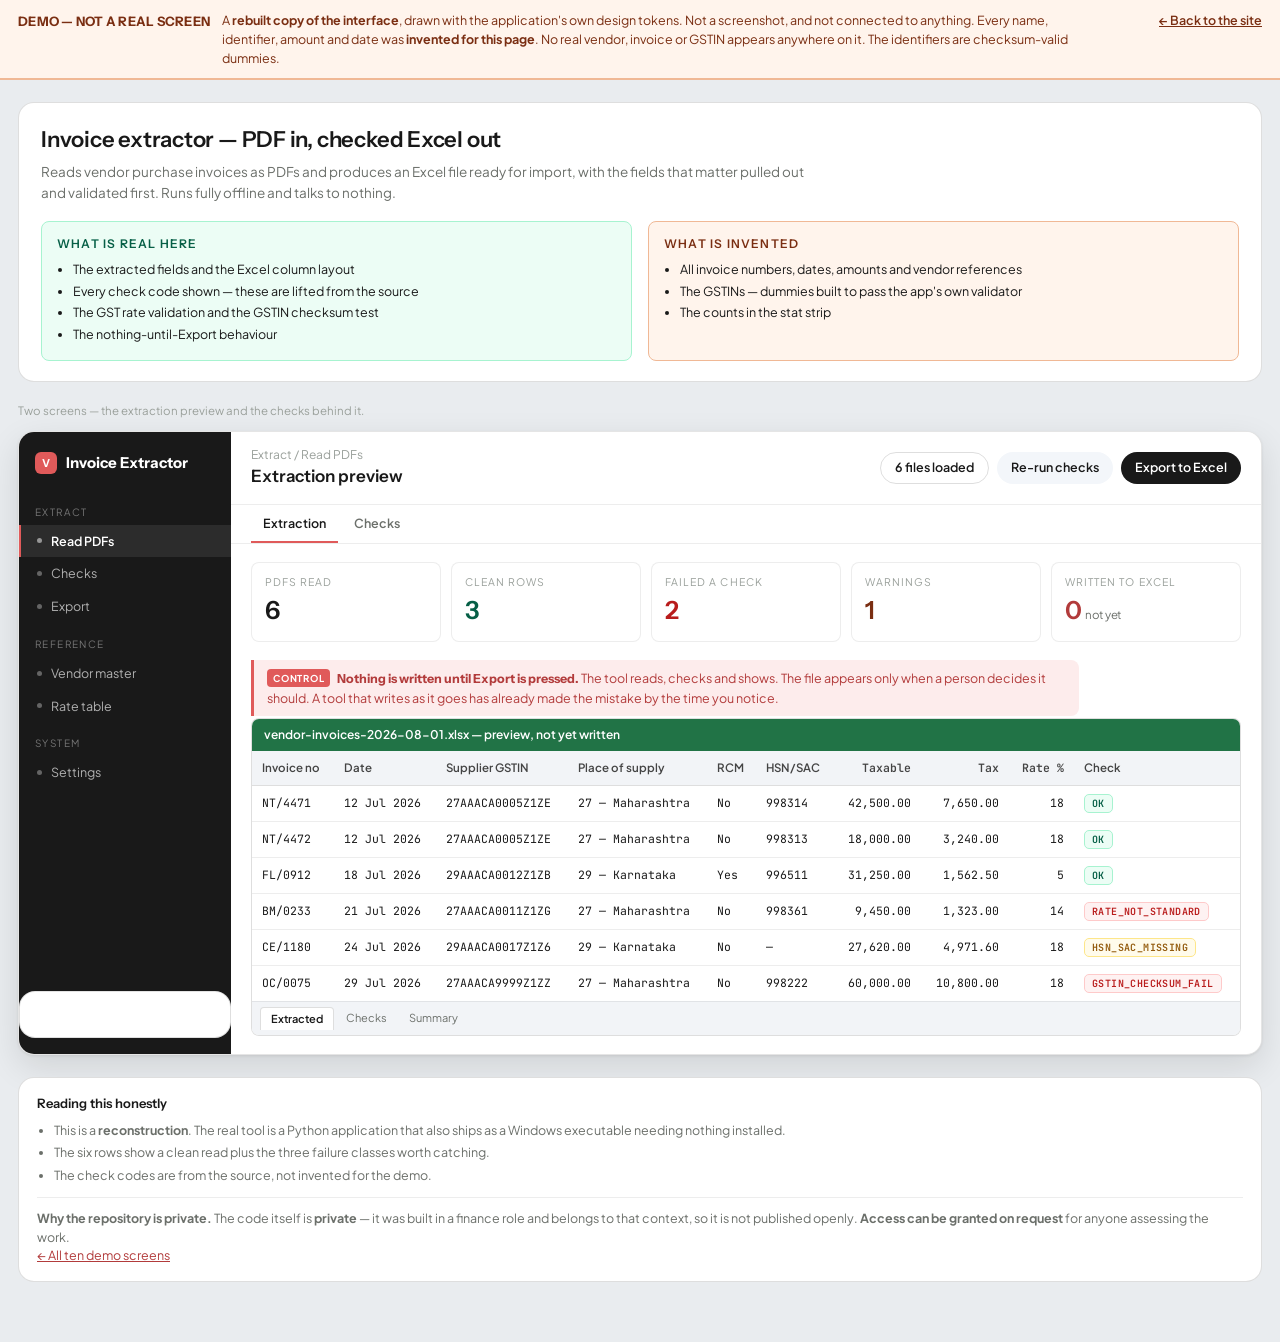
<file: demos/invoice-extractor.html>
<!DOCTYPE html>
<html lang="en">
<head>
<meta charset="UTF-8" />
<meta name="viewport" content="width=device-width, initial-scale=1.0" />
<title>Demo — Vendor invoice extractor · Sairam Reddy</title>
<meta name="robots" content="noindex" />
<meta name="description" content="Rebuilt UI demo of Vendor invoice extractor. All data on this page is invented." />
<link rel="preconnect" href="https://fonts.googleapis.com" />
<link rel="preconnect" href="https://fonts.gstatic.com" crossorigin />
<link href="https://fonts.googleapis.com/css2?family=Instrument+Sans:wght@400;500;600;700&family=Plus+Jakarta+Sans:wght@400;500;600;700&family=JetBrains+Mono:wght@400;500&display=swap" rel="stylesheet" />
<link rel="stylesheet" href="demo.css" />
</head>
<body class="skin-ui">

<div class="warn">
  <div class="in">
    <b>Demo — not a real screen</b>
    <p>A <strong>rebuilt copy of the interface</strong>, drawn with the application's own design
       tokens. Not a screenshot, and not connected to anything. Every name, identifier, amount and
       date was <strong>invented for this page</strong>. No real vendor, invoice or GSTIN appears anywhere on it. The identifiers are checksum-valid dummies.</p>
    <a class="back" href="../index.html#work">← Back to the site</a>
  </div>
</div>

<div class="page">

  <div class="intro">
    <h1>Invoice extractor &mdash; PDF in, checked Excel out</h1>
    <p class="sub">Reads vendor purchase invoices as PDFs and produces an Excel file ready for import, with the fields that matter pulled out and validated first. Runs fully offline and talks to nothing.</p>

    <div class="split">
      <div class="box real">
        <h4>What is real here</h4>
        <ul>
          <li>The extracted fields and the Excel column layout</li>
          <li>Every check code shown — these are lifted from the source</li>
          <li>The GST rate validation and the GSTIN checksum test</li>
          <li>The nothing-until-Export behaviour</li>
        </ul>
      </div>
      <div class="box fake">
        <h4>What is invented</h4>
        <ul>
          <li>All invoice numbers, dates, amounts and vendor references</li>
          <li>The GSTINs — dummies built to pass the app's own validator</li>
          <li>The counts in the stat strip</li>
        </ul>
      </div>
    </div>
  </div>

  <p class="hint-nav">Two screens &mdash; the extraction preview and the checks behind it.</p>

  <div class="app">
    <aside class="side">
      <div class="logo"><span class="m">V</span>Invoice Extractor</div>
      <div class="grp">Extract</div>
      <a href="#read" data-go="read" tabindex="0"><span class="dot"></span>Read PDFs</a>
      <a href="#checks" data-go="checks" tabindex="0"><span class="dot"></span>Checks</a>
      <a href="#" onclick="return false"><span class="dot"></span>Export</a>
      <div class="grp">Reference</div>
      <a href="#" onclick="return false"><span class="dot"></span>Vendor master</a>
      <a href="#" onclick="return false"><span class="dot"></span>Rate table</a>
      <div class="grp">System</div>
      <a href="#" onclick="return false"><span class="dot"></span>Settings</a>
      <div class="foot">Demo build<br />No backend attached</div>
    </aside>

    <div class="main">
      <div class="top">
        <div>
          <div class="crumb">Extract / Read PDFs</div>
          <h2>Extraction preview</h2>
        </div>
        <div class="sp">
          <span class="btn o">6 files loaded</span>
          <span class="btn s">Re-run checks</span>
          <span class="btn p">Export to Excel</span>
        </div>
      </div>
      <div class="tabs-bar" role="tablist"><button type="button" class="tab" role="tab" data-go="read">Extraction</button><button type="button" class="tab" role="tab" data-go="checks">Checks</button></div>

      <div class="body">
        <section class="screen" id="read" data-title="Extraction preview" data-crumb="Extract / Read PDFs">
        <div class="stats">
          <div class="stat "><dt>PDFs read</dt><dd>6</dd></div>
          <div class="stat good"><dt>Clean rows</dt><dd>3</dd></div>
          <div class="stat bad"><dt>Failed a check</dt><dd>2</dd></div>
          <div class="stat warn"><dt>Warnings</dt><dd>1</dd></div>
          <div class="stat acc"><dt>Written to Excel</dt><dd>0<span class="u">not yet</span></dd></div>
        </div>
        <div class="note">
          <span class="tag">Control</span><b>Nothing is written until Export is pressed.</b> The tool reads, checks and shows. The file appears only when a person decides it should. A tool that writes as it goes has already made the mistake by the time you notice.
        </div>
        <div class="xl">
          <div class="xlbar">vendor-invoices-2026-08-01.xlsx &mdash; preview, not yet written</div>
          <div class="scroll"><table>
            <thead><tr><th>Invoice no</th><th>Date</th><th>Supplier GSTIN</th><th>Place of supply</th>
              <th>RCM</th><th>HSN/SAC</th><th class="num">Taxable</th><th class="num">Tax</th>
              <th class="num">Rate %</th><th>Check</th></tr></thead>
            <tbody>
              <tr><td>NT/4471</td><td>12 Jul 2026</td><td>27AAACA0005Z1ZE</td><td>27 &mdash; Maharashtra</td><td>No</td><td>998314</td><td class="num">42,500.00</td><td class="num">7,650.00</td><td class="num">18</td><td><span class="band ok">ok</span></td></tr>
              <tr><td>NT/4472</td><td>12 Jul 2026</td><td>27AAACA0005Z1ZE</td><td>27 &mdash; Maharashtra</td><td>No</td><td>998313</td><td class="num">18,000.00</td><td class="num">3,240.00</td><td class="num">18</td><td><span class="band ok">ok</span></td></tr>
              <tr><td>FL/0912</td><td>18 Jul 2026</td><td>29AAACA0012Z1ZB</td><td>29 &mdash; Karnataka</td><td>Yes</td><td>996511</td><td class="num">31,250.00</td><td class="num">1,562.50</td><td class="num">5</td><td><span class="band ok">ok</span></td></tr>
              <tr><td>BM/0233</td><td>21 Jul 2026</td><td>27AAACA0011Z1ZG</td><td>27 &mdash; Maharashtra</td><td>No</td><td>998361</td><td class="num">9,450.00</td><td class="num">1,323.00</td><td class="num">14</td><td><span class="band err">RATE_NOT_STANDARD</span></td></tr>
              <tr><td>CE/1180</td><td>24 Jul 2026</td><td>29AAACA0017Z1Z6</td><td>29 &mdash; Karnataka</td><td>No</td><td>&mdash;</td><td class="num">27,620.00</td><td class="num">4,971.60</td><td class="num">18</td><td><span class="band warn">HSN_SAC_MISSING</span></td></tr>
              <tr><td>OC/0075</td><td>29 Jul 2026</td><td>27AAACA9999Z1ZZ</td><td>27 &mdash; Maharashtra</td><td>No</td><td>998222</td><td class="num">60,000.00</td><td class="num">10,800.00</td><td class="num">18</td><td><span class="band err">GSTIN_CHECKSUM_FAIL</span></td></tr>
            </tbody>
          </table></div>
          <div class="tabs"><span class="on">Extracted</span><span>Checks</span><span>Summary</span></div>
        </div>
        </section>
        <section class="screen" id="checks" data-title="Validation checks" data-crumb="Extract / Checks">
        <div class="note">
          <span class="tag">Validation</span><b>The rate check is the reason this exists.</b> Tax divided by taxable must land on 0, 5, 12, 18 or 28 per cent. A mis-keyed rate would otherwise flow into a return unnoticed. A one-rupee rounding difference is tolerated deliberately.
        </div>
        <div class="sec">Check codes &mdash; these are the real ones</div>
        <div class="tw"><p class="swipe">Scroll the table sideways</p><div class="scroll"><table>
          <thead><tr><th>Code</th><th>What it catches</th><th>Severity</th></tr></thead>
          <tbody>
            <tr><td class="mono">RATE_NOT_STANDARD</td><td>Tax over taxable is not a legal GST rate</td><td><span class="band err">error</span></td></tr>
            <tr><td class="mono">GSTIN_CHECKSUM_FAIL</td><td>Right shape, wrong check digit</td><td><span class="band err">error</span></td></tr>
            <tr><td class="mono">CGST_SGST_MISMATCH</td><td>The two halves do not agree</td><td><span class="band err">error</span></td></tr>
            <tr><td class="mono">FOREIGN_INVOICE_WITH_GST</td><td>GST charged where it should not be</td><td><span class="band err">error</span></td></tr>
            <tr><td class="mono">HSN_SAC_MISSING</td><td>No classification code on a line</td><td><span class="band warn">warning</span></td></tr>
            <tr><td class="mono">INVOICE_DATE_FUTURE</td><td>Dated after today</td><td><span class="band warn">warning</span></td></tr>
            <tr><td class="mono">DUPLICATE_CHECK_UNAVAILABLE</td><td>Cannot confirm it was not already imported</td><td><span class="band warn">warning</span></td></tr>
          </tbody>
        </table></div></div>
        <div class="note">
          <span class="tag">Checksum</span><b>GSTINs are verified, not just pattern-matched.</b> The last character is a check digit over the preceding fourteen. The failing row on the previous screen is the right shape and still invalid &mdash; exactly the error a regular expression waves through.
        </div>
        </section>
      </div>
    </div>
  </div>


  <div class="foot">
    <h4>Reading this honestly</h4>
    <ul>
          <li>This is a <strong>reconstruction</strong>. The real tool is a Python application that also ships as a Windows executable needing nothing installed.</li>
          <li>The six rows show a clean read plus the three failure classes worth catching.</li>
          <li>The check codes are from the source, not invented for the demo.</li>
        </ul>
    <div class="more"><strong>Why the repository is private.</strong> The code itself is <strong>private</strong> &mdash; it was built in a finance role and belongs to that context, so it is not published openly. <strong>Access can be granted on request</strong> for anyone assessing the work.
      <br /><a href="index.html">← All ten demo screens</a></div>
  </div>

</div>
<script src="demo.js"></script>
</body>
</html>
</file>
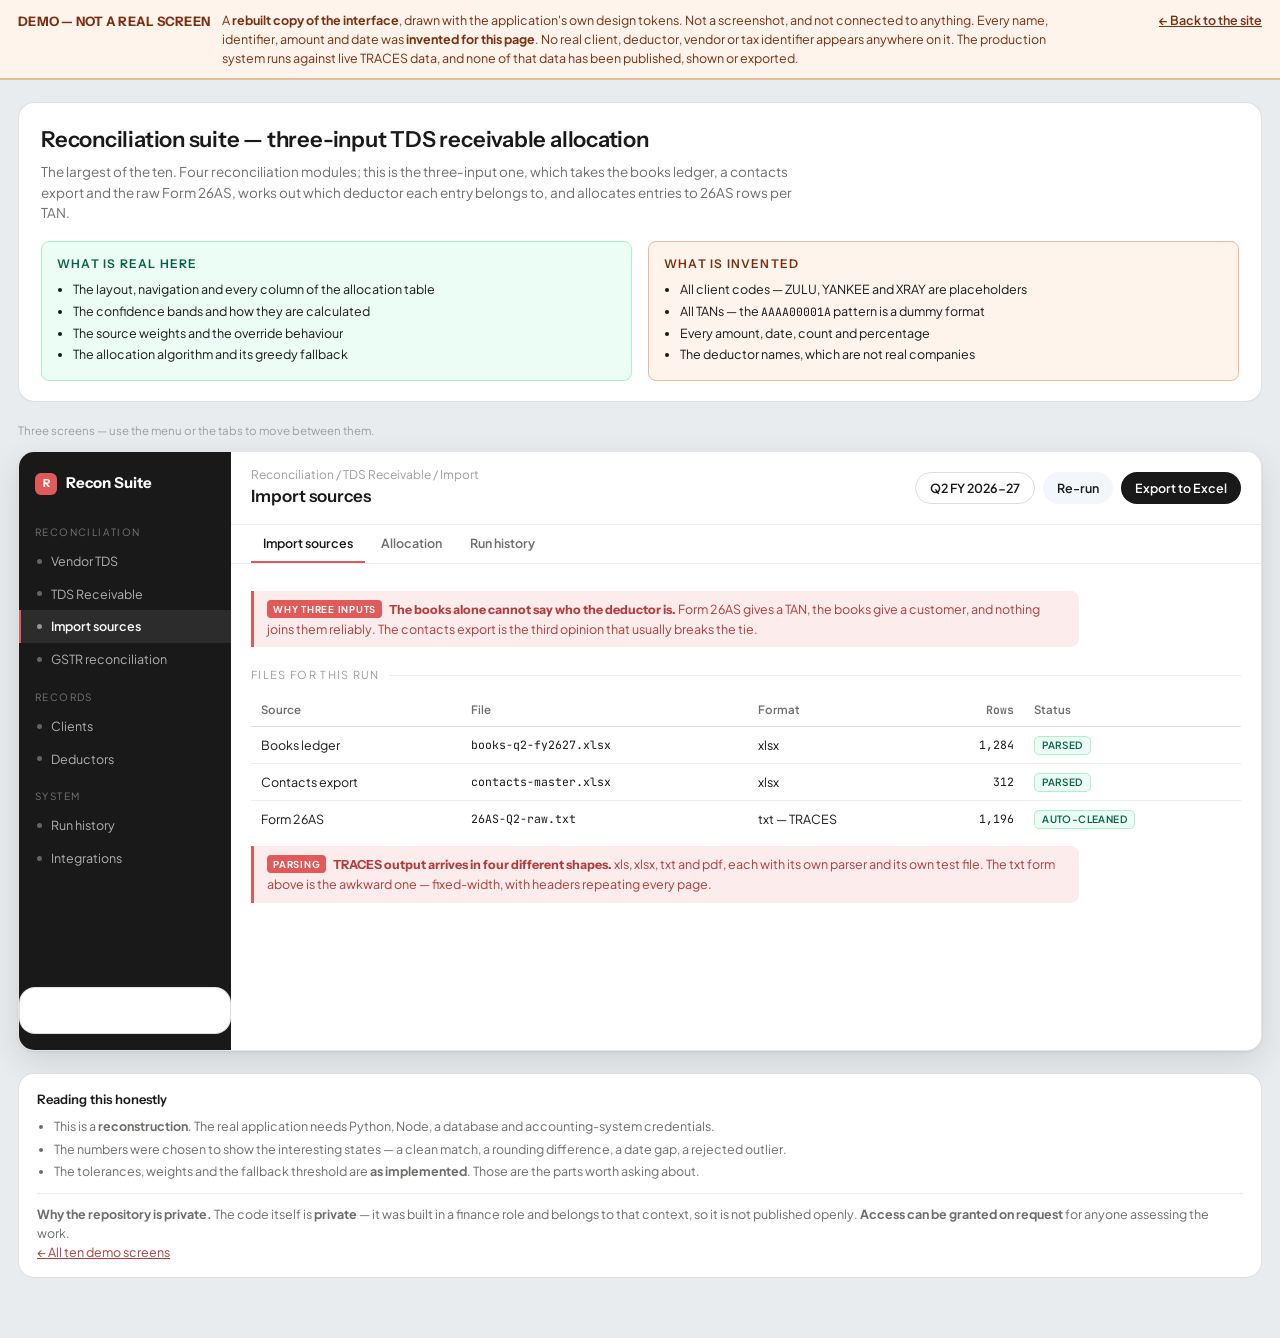
<file: demos/recon-app.html>
<!DOCTYPE html>
<html lang="en">
<head>
<meta charset="UTF-8" />
<meta name="viewport" content="width=device-width, initial-scale=1.0" />
<title>Demo — TDS receivable reconciliation · Sairam Reddy</title>
<meta name="robots" content="noindex" />
<meta name="description" content="Rebuilt UI demo of TDS receivable reconciliation. All data on this page is invented." />
<link rel="preconnect" href="https://fonts.googleapis.com" />
<link rel="preconnect" href="https://fonts.gstatic.com" crossorigin />
<link href="https://fonts.googleapis.com/css2?family=Instrument+Sans:wght@400;500;600;700&family=Plus+Jakarta+Sans:wght@400;500;600;700&family=JetBrains+Mono:wght@400;500&display=swap" rel="stylesheet" />
<link rel="stylesheet" href="demo.css" />
</head>
<body class="skin-ui">

<div class="warn">
  <div class="in">
    <b>Demo — not a real screen</b>
    <p>A <strong>rebuilt copy of the interface</strong>, drawn with the application's own design
       tokens. Not a screenshot, and not connected to anything. Every name, identifier, amount and
       date was <strong>invented for this page</strong>. No real client, deductor, vendor or tax identifier appears anywhere on it. The production system runs against live TRACES data, and none of that data has been published, shown or exported.</p>
    <a class="back" href="../index.html#work">← Back to the site</a>
  </div>
</div>

<div class="page">

  <div class="intro">
    <h1>Reconciliation suite &mdash; three-input TDS receivable allocation</h1>
    <p class="sub">The largest of the ten. Four reconciliation modules; this is the three-input one, which takes the books ledger, a contacts export and the raw Form 26AS, works out which deductor each entry belongs to, and allocates entries to 26AS rows per TAN.</p>

    <div class="split">
      <div class="box real">
        <h4>What is real here</h4>
        <ul>
          <li>The layout, navigation and every column of the allocation table</li>
          <li>The confidence bands and how they are calculated</li>
          <li>The source weights and the override behaviour</li>
          <li>The allocation algorithm and its greedy fallback</li>
        </ul>
      </div>
      <div class="box fake">
        <h4>What is invented</h4>
        <ul>
          <li>All client codes — ZULU, YANKEE and XRAY are placeholders</li>
          <li>All TANs — the <span class="mono">AAAA00001A</span> pattern is a dummy format</li>
          <li>Every amount, date, count and percentage</li>
          <li>The deductor names, which are not real companies</li>
        </ul>
      </div>
    </div>
  </div>

  <p class="hint-nav">Three screens — use the menu or the tabs to move between them.</p>

  <div class="app">
    <aside class="side">
      <div class="logo"><span class="m">R</span>Recon Suite</div>
      <div class="grp">Reconciliation</div>
      <a href="#" onclick="return false"><span class="dot"></span>Vendor TDS</a>
      <a href="#allocations" data-go="allocations" tabindex="0"><span class="dot"></span>TDS Receivable</a>
      <a href="#upload" data-go="upload" tabindex="0"><span class="dot"></span>Import sources</a>
      <a href="#" onclick="return false"><span class="dot"></span>GSTR reconciliation</a>
      <div class="grp">Records</div>
      <a href="#" onclick="return false"><span class="dot"></span>Clients</a>
      <a href="#" onclick="return false"><span class="dot"></span>Deductors</a>
      <div class="grp">System</div>
      <a href="#runs" data-go="runs" tabindex="0"><span class="dot"></span>Run history</a>
      <a href="#" onclick="return false"><span class="dot"></span>Integrations</a>
      <div class="foot">Demo build<br />No backend attached</div>
    </aside>

    <div class="main">
      <div class="top">
        <div>
          <div class="crumb">Reconciliation / TDS Receivable</div>
          <h2>TDS receivable reconciliation</h2>
        </div>
        <div class="sp">
          <span class="btn o">Q2 FY 2026-27</span>
          <span class="btn s">Re-run</span>
          <span class="btn p">Export to Excel</span>
        </div>
      </div>
      <div class="tabs-bar" role="tablist"><button type="button" class="tab" role="tab" data-go="upload">Import sources</button><button type="button" class="tab" role="tab" data-go="allocations">Allocation</button><button type="button" class="tab" role="tab" data-go="runs">Run history</button></div>

      <div class="body">
        <section class="screen" id="upload" data-title="Import sources" data-crumb="Reconciliation / TDS Receivable / Import">
        <div class="note">
          <span class="tag">Why three inputs</span><b>The books alone cannot say who the deductor is.</b> Form 26AS gives a TAN, the books give a customer, and nothing joins them reliably. The contacts export is the third opinion that usually breaks the tie.
        </div>
        <div class="sec">Files for this run</div>
        <div class="tw"><p class="swipe">Scroll the table sideways</p><div class="scroll"><table>
          <thead><tr><th>Source</th><th>File</th><th>Format</th><th class="num">Rows</th><th>Status</th></tr></thead>
          <tbody>
            <tr><td>Books ledger</td><td class="mono">books-q2-fy2627.xlsx</td><td>xlsx</td><td class="num">1,284</td><td><span class="band ok">parsed</span></td></tr>
            <tr><td>Contacts export</td><td class="mono">contacts-master.xlsx</td><td>xlsx</td><td class="num">312</td><td><span class="band ok">parsed</span></td></tr>
            <tr><td>Form 26AS</td><td class="mono">26AS-Q2-raw.txt</td><td>txt &mdash; TRACES</td><td class="num">1,196</td><td><span class="band ok">auto-cleaned</span></td></tr>
          </tbody>
        </table></div></div>
        <div class="note">
          <span class="tag">Parsing</span><b>TRACES output arrives in four different shapes.</b> xls, xlsx, txt and pdf, each with its own parser and its own test file. The txt form above is the awkward one &mdash; fixed-width, with headers repeating every page.
        </div>
        </section>
        <section class="screen" id="allocations" data-title="TDS receivable reconciliation" data-crumb="Reconciliation / TDS Receivable">
        <div class="stats">
          <div class="stat "><dt>Books entries</dt><dd>1,284</dd></div>
          <div class="stat "><dt>26AS rows</dt><dd>1,196</dd></div>
          <div class="stat good"><dt>Allocated</dt><dd>1,131<span class="u">88.1%</span></dd></div>
          <div class="stat bad"><dt>Unmatched — books</dt><dd>153</dd></div>
          <div class="stat bad"><dt>Unmatched — 26AS</dt><dd>65</dd></div>
          <div class="stat "><dt>Distinct TANs</dt><dd>27</dd></div>
        </div>
        <div class="note">
          <span class="tag">Algorithm</span><b>Allocation is solved as an assignment problem.</b> Within each TAN, books entries and 26AS rows are matched by minimising total cost across amount and date difference &mdash; not greedily, first-come-first-served. Above 500 rows in one TAN it falls back to a greedy pass, because the exact solve stops being worth the time.
        </div>
        <div class="sec">Per-TAN summary</div>
        <div class="tw"><p class="swipe">Scroll the table sideways</p><div class="scroll"><table>
          <thead><tr><th>TAN</th><th>Deductor</th><th>Client</th><th class="num">Books</th><th class="num">26AS</th><th class="num">Matched</th><th>Resolved by</th></tr></thead>
          <tbody>
            <tr><td class="mono">AAAA00001A</td><td>Northwind Textiles Ltd</td><td>ZULU</td><td class="num">412</td><td class="num">398</td><td class="num">391</td><td><span class="src">Contacts</span><span class="band high">0.75</span></td></tr>
            <tr><td class="mono">AAAA00007A</td><td>Fairhaven Logistics Pvt Ltd</td><td>YANKEE</td><td class="num">288</td><td class="num">271</td><td class="num">264</td><td><span class="src">DB history</span><span class="band high">0.70</span></td></tr>
            <tr><td class="mono">AAAA00012A</td><td>Blackthorn Media Services</td><td>ZULU</td><td class="num">196</td><td class="num">184</td><td class="num">171</td><td><span class="src">Override</span><span class="band high">0.99</span></td></tr>
            <tr><td class="mono">AAAA00019A</td><td>Cindermill Engineering</td><td>XRAY</td><td class="num">241</td><td class="num">228</td><td class="num">213</td><td><span class="src">DB history</span><span class="band medium">0.45</span></td></tr>
            <tr><td class="mono">AAAA00023A</td><td>Otterbourne Consulting LLP</td><td>XRAY</td><td class="num">147</td><td class="num">115</td><td class="num">92</td><td><span class="src">This 26AS</span><span class="band low">0.35</span></td></tr>
          </tbody>
        </table></div></div>
        <div class="note">
          <span class="tag">Ranking</span><b>Four sources disagree about who a TAN belongs to.</b> Contacts upload scores 0.75, recent database history 0.70, older history 0.45, the current 26AS alone 0.35. A candidate appearing in today's file gains 0.30, capped at 0.99. A manual override is stored so it always wins &mdash; the last line of defence when the weights are wrong.
        </div>
        <div class="sec">Allocations &mdash; AAAA00019A &middot; Cindermill Engineering</div>
        <div class="tw"><p class="swipe">Scroll the table sideways</p><div class="scroll"><table>
          <thead><tr><th>Band</th><th class="num">Confidence</th><th class="num">Delta amount</th><th class="num">Delta days</th><th>Left — books</th><th>Right — 26AS</th><th>Feedback</th></tr></thead>
          <tbody>
            <tr><td><span class="band high">high</span></td><td class="num">98.4%</td><td class="num delta nil">0.00</td><td class="num delta nil">0</td><td>INV-2291 &middot; 14 Jul &middot; 42,500.00</td><td>Q2 &middot; 14 Jul &middot; 42,500.00</td><td>&mdash;</td></tr>
            <tr><td><span class="band high">high</span></td><td class="num">96.1%</td><td class="num delta nil">0.00</td><td class="num delta pos">2</td><td>INV-2304 &middot; 21 Jul &middot; 18,000.00</td><td>Q2 &middot; 23 Jul &middot; 18,000.00</td><td>&mdash;</td></tr>
            <tr><td><span class="band medium">medium</span></td><td class="num">71.6%</td><td class="num delta pos">1.00</td><td class="num delta pos">4</td><td>INV-2318 &middot; 02 Aug &middot; 9,451.00</td><td>Q2 &middot; 06 Aug &middot; 9,450.00</td><td><span class="band ok">accepted</span></td></tr>
            <tr><td><span class="band medium">medium</span></td><td class="num">64.9%</td><td class="num delta pos">250.00</td><td class="num delta pos">6</td><td>INV-2327 &middot; 11 Aug &middot; 31,250.00</td><td>Q2 &middot; 17 Aug &middot; 31,000.00</td><td>&mdash;</td></tr>
            <tr><td><span class="band low">low</span></td><td class="num">38.2%</td><td class="num delta pos">4,120.00</td><td class="num delta pos">19</td><td>INV-2333 &middot; 19 Aug &middot; 27,620.00</td><td>Q2 &middot; 07 Sep &middot; 23,500.00</td><td><span class="band err">rejected</span></td></tr>
          </tbody>
        </table></div></div>
        </section>
        <section class="screen" id="runs" data-title="Run history" data-crumb="Reconciliation / Run history">
        <div class="note">
          <span class="tag">Why keep every run</span><b>A reconciliation you cannot repeat is an opinion.</b> Each run stores its inputs, its parameters and its results, so a number produced in July can still be explained in October.
        </div>
        <div class="sec">Recent runs</div>
        <div class="tw"><p class="swipe">Scroll the table sideways</p><div class="scroll"><table>
          <thead><tr><th>Run</th><th>Module</th><th>Period</th><th class="num">Rows</th><th class="num">Matched</th><th class="num">Duration</th><th>Result</th></tr></thead>
          <tbody>
            <tr><td class="mono">r-2291</td><td>TDS receivable</td><td>Q2 FY 2026-27</td><td class="num">2,480</td><td class="num">88.1%</td><td class="num">41s</td><td><span class="band ok">complete</span></td></tr>
            <tr><td class="mono">r-2288</td><td>GSTR-3B vs GSTR-1</td><td>Aug 2026</td><td class="num">1,104</td><td class="num">94.2%</td><td class="num">18s</td><td><span class="band ok">complete</span></td></tr>
            <tr><td class="mono">r-2284</td><td>Vendor TDS</td><td>Q2 FY 2026-27</td><td class="num">3,902</td><td class="num">91.7%</td><td class="num">1m 12s</td><td><span class="band ok">complete</span></td></tr>
            <tr><td class="mono">r-2280</td><td>TDS receivable</td><td>Q1 FY 2026-27</td><td class="num">2,214</td><td class="num">&mdash;</td><td class="num">6s</td><td><span class="band err">failed — 26AS unreadable</span></td></tr>
          </tbody>
        </table></div></div>
        <div class="note">
          <span class="tag">Performance</span><b>Throughput is measured, not assumed.</b> A dedicated timing test and a stress-test script with banked results mean a slowdown shows up as a number in a test run rather than as a complaint from someone waiting.
        </div>
        </section>
      </div>
    </div>
  </div>


  <div class="foot">
    <h4>Reading this honestly</h4>
    <ul>
          <li>This is a <strong>reconstruction</strong>. The real application needs Python, Node, a database and accounting-system credentials.</li>
          <li>The numbers were chosen to show the interesting states — a clean match, a rounding difference, a date gap, a rejected outlier.</li>
          <li>The tolerances, weights and the fallback threshold are <strong>as implemented</strong>. Those are the parts worth asking about.</li>
        </ul>
    <div class="more"><strong>Why the repository is private.</strong> The code itself is <strong>private</strong> &mdash; it was built in a finance role and belongs to that context, so it is not published openly. <strong>Access can be granted on request</strong> for anyone assessing the work.
      <br /><a href="index.html">← All ten demo screens</a></div>
  </div>

</div>
<script src="demo.js"></script>
</body>
</html>
</file>
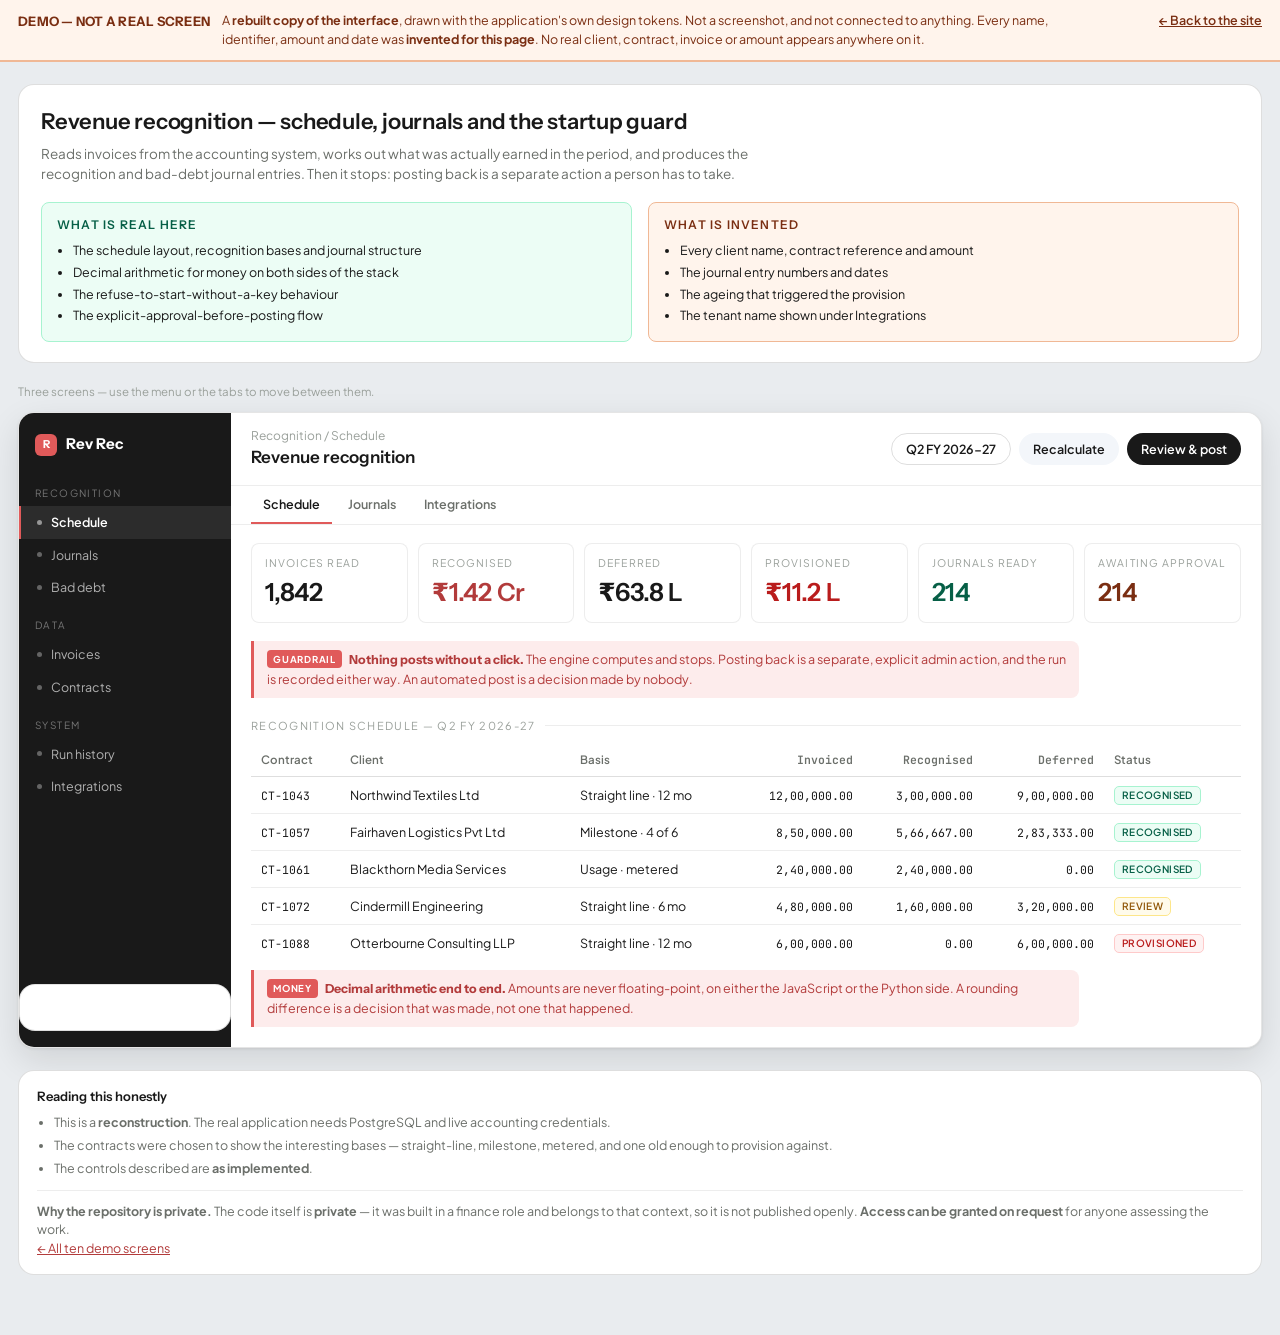
<file: demos/revenue-dashboard.html>
<!DOCTYPE html>
<html lang="en">
<head>
<meta charset="UTF-8" />
<meta name="viewport" content="width=device-width, initial-scale=1.0" />
<title>Demo — Revenue recognition · Sairam Reddy</title>
<meta name="robots" content="noindex" />
<meta name="description" content="Rebuilt UI demo of Revenue recognition. All data on this page is invented." />
<link rel="preconnect" href="https://fonts.googleapis.com" />
<link rel="preconnect" href="https://fonts.gstatic.com" crossorigin />
<link href="https://fonts.googleapis.com/css2?family=Instrument+Sans:wght@400;500;600;700&family=Plus+Jakarta+Sans:wght@400;500;600;700&family=JetBrains+Mono:wght@400;500&display=swap" rel="stylesheet" />
<link rel="stylesheet" href="demo.css" />
</head>
<body class="skin-ui">

<div class="warn">
  <div class="in">
    <b>Demo — not a real screen</b>
    <p>A <strong>rebuilt copy of the interface</strong>, drawn with the application's own design
       tokens. Not a screenshot, and not connected to anything. Every name, identifier, amount and
       date was <strong>invented for this page</strong>. No real client, contract, invoice or amount appears anywhere on it.</p>
    <a class="back" href="../index.html#work">← Back to the site</a>
  </div>
</div>

<div class="page">

  <div class="intro">
    <h1>Revenue recognition &mdash; schedule, journals and the startup guard</h1>
    <p class="sub">Reads invoices from the accounting system, works out what was actually earned in the period, and produces the recognition and bad-debt journal entries. Then it stops: posting back is a separate action a person has to take.</p>

    <div class="split">
      <div class="box real">
        <h4>What is real here</h4>
        <ul>
          <li>The schedule layout, recognition bases and journal structure</li>
          <li>Decimal arithmetic for money on both sides of the stack</li>
          <li>The refuse-to-start-without-a-key behaviour</li>
          <li>The explicit-approval-before-posting flow</li>
        </ul>
      </div>
      <div class="box fake">
        <h4>What is invented</h4>
        <ul>
          <li>Every client name, contract reference and amount</li>
          <li>The journal entry numbers and dates</li>
          <li>The ageing that triggered the provision</li>
          <li>The tenant name shown under Integrations</li>
        </ul>
      </div>
    </div>
  </div>

  <p class="hint-nav">Three screens — use the menu or the tabs to move between them.</p>

  <div class="app">
    <aside class="side">
      <div class="logo"><span class="m">R</span>Rev Rec</div>
      <div class="grp">Recognition</div>
      <a href="#schedule" data-go="schedule" tabindex="0"><span class="dot"></span>Schedule</a>
      <a href="#journals" data-go="journals" tabindex="0"><span class="dot"></span>Journals</a>
      <a href="#" onclick="return false"><span class="dot"></span>Bad debt</a>
      <div class="grp">Data</div>
      <a href="#" onclick="return false"><span class="dot"></span>Invoices</a>
      <a href="#" onclick="return false"><span class="dot"></span>Contracts</a>
      <div class="grp">System</div>
      <a href="#" onclick="return false"><span class="dot"></span>Run history</a>
      <a href="#integrations" data-go="integrations" tabindex="0"><span class="dot"></span>Integrations</a>
      <div class="foot">Demo build<br />No backend attached</div>
    </aside>

    <div class="main">
      <div class="top">
        <div>
          <div class="crumb">Recognition / Schedule</div>
          <h2>Revenue recognition</h2>
        </div>
        <div class="sp">
          <span class="btn o">Q2 FY 2026-27</span>
          <span class="btn s">Recalculate</span>
          <span class="btn p">Review &amp; post</span>
        </div>
      </div>
      <div class="tabs-bar" role="tablist"><button type="button" class="tab" role="tab" data-go="schedule">Schedule</button><button type="button" class="tab" role="tab" data-go="journals">Journals</button><button type="button" class="tab" role="tab" data-go="integrations">Integrations</button></div>

      <div class="body">
        <section class="screen" id="schedule" data-title="Revenue recognition" data-crumb="Recognition / Schedule">
        <div class="stats">
          <div class="stat "><dt>Invoices read</dt><dd>1,842</dd></div>
          <div class="stat acc"><dt>Recognised</dt><dd>&#8377;1.42 Cr</dd></div>
          <div class="stat "><dt>Deferred</dt><dd>&#8377;63.8 L</dd></div>
          <div class="stat bad"><dt>Provisioned</dt><dd>&#8377;11.2 L</dd></div>
          <div class="stat good"><dt>Journals ready</dt><dd>214</dd></div>
          <div class="stat warn"><dt>Awaiting approval</dt><dd>214</dd></div>
        </div>
        <div class="note">
          <span class="tag">Guardrail</span><b>Nothing posts without a click.</b> The engine computes and stops. Posting back is a separate, explicit admin action, and the run is recorded either way. An automated post is a decision made by nobody.
        </div>
        <div class="sec">Recognition schedule &mdash; Q2 FY 2026-27</div>
        <div class="tw"><p class="swipe">Scroll the table sideways</p><div class="scroll"><table>
          <thead><tr><th>Contract</th><th>Client</th><th>Basis</th><th class="num">Invoiced</th><th class="num">Recognised</th><th class="num">Deferred</th><th>Status</th></tr></thead>
          <tbody>
            <tr><td class="mono">CT-1043</td><td>Northwind Textiles Ltd</td><td>Straight line &middot; 12 mo</td><td class="num">12,00,000.00</td><td class="num">3,00,000.00</td><td class="num">9,00,000.00</td><td><span class="band ok">recognised</span></td></tr>
            <tr><td class="mono">CT-1057</td><td>Fairhaven Logistics Pvt Ltd</td><td>Milestone &middot; 4 of 6</td><td class="num">8,50,000.00</td><td class="num">5,66,667.00</td><td class="num">2,83,333.00</td><td><span class="band ok">recognised</span></td></tr>
            <tr><td class="mono">CT-1061</td><td>Blackthorn Media Services</td><td>Usage &middot; metered</td><td class="num">2,40,000.00</td><td class="num">2,40,000.00</td><td class="num">0.00</td><td><span class="band ok">recognised</span></td></tr>
            <tr><td class="mono">CT-1072</td><td>Cindermill Engineering</td><td>Straight line &middot; 6 mo</td><td class="num">4,80,000.00</td><td class="num">1,60,000.00</td><td class="num">3,20,000.00</td><td><span class="band warn">review</span></td></tr>
            <tr><td class="mono">CT-1088</td><td>Otterbourne Consulting LLP</td><td>Straight line &middot; 12 mo</td><td class="num">6,00,000.00</td><td class="num">0.00</td><td class="num">6,00,000.00</td><td><span class="band err">provisioned</span></td></tr>
          </tbody>
        </table></div></div>
        <div class="note">
          <span class="tag">Money</span><b>Decimal arithmetic end to end.</b> Amounts are never floating-point, on either the JavaScript or the Python side. A rounding difference is a decision that was made, not one that happened.
        </div>
        </section>
        <section class="screen" id="journals" data-title="Journal entries" data-crumb="Recognition / Journals">
        <div class="note">
          <span class="tag">Balanced before it is offered</span><b>Entries are generated in pairs and checked to zero.</b> An unbalanced journal never reaches the approval screen &mdash; it fails in the engine, where it is cheap to find.
        </div>
        <div class="sec">Generated &mdash; awaiting approval</div>
        <div class="tw"><p class="swipe">Scroll the table sideways</p><div class="scroll"><table>
          <thead><tr><th>Entry</th><th>Account</th><th class="num">Debit</th><th class="num">Credit</th><th>Narration</th></tr></thead>
          <tbody>
            <tr><td class="mono">JE-2261</td><td>Unearned revenue</td><td class="num">3,00,000.00</td><td class="num">&mdash;</td><td>Recognition &middot; CT-1043 &middot; Q2</td></tr>
            <tr><td class="mono">JE-2261</td><td>Service revenue</td><td class="num">&mdash;</td><td class="num">3,00,000.00</td><td>Recognition &middot; CT-1043 &middot; Q2</td></tr>
            <tr><td class="mono">JE-2262</td><td>Bad debt expense</td><td class="num">11,20,000.00</td><td class="num">&mdash;</td><td>Provision &middot; CT-1088 &middot; 180+ days</td></tr>
            <tr><td class="mono">JE-2262</td><td>Allowance for doubtful debts</td><td class="num">&mdash;</td><td class="num">11,20,000.00</td><td>Provision &middot; CT-1088 &middot; 180+ days</td></tr>
          </tbody>
        </table></div></div>
        <div class="note">
          <span class="tag">Naming</span><b>The tests are named for accounting, not for the framework.</b> obligation engine, write-off recalculation, audit coverage, reconciliation. A failing test tells you which accounting rule broke.
        </div>
        </section>
        <section class="screen" id="integrations" data-title="Integrations" data-crumb="System / Integrations">
        <div class="note">
          <span class="tag">Startup</span><b>The application refuses to boot without its encryption key.</b> The refresh token is encrypted at rest with AES-256-GCM. If the key is absent the process exits rather than starting in a degraded state &mdash; a control in code, not a line in a README.
        </div>
        <div class="sec">Connection status</div>
        <div class="tw"><p class="swipe">Scroll the table sideways</p><div class="scroll"><table>
          <thead><tr><th>Item</th><th>Value</th><th>Status</th></tr></thead>
          <tbody>
            <tr><td>Accounting system</td><td class="mono">org &middot; demo-tenant</td><td><span class="band ok">connected</span></td></tr>
            <tr><td>Refresh token</td><td class="mono">encrypted at rest &middot; AES-256-GCM</td><td><span class="band ok">present</span></td></tr>
            <tr><td>Encryption key</td><td class="mono">from environment</td><td><span class="band ok">loaded</span></td></tr>
            <tr><td>Internal dates</td><td class="mono">UTC — displayed in org timezone</td><td><span class="band ok">ok</span></td></tr>
            <tr><td>Live process</td><td class="mono">python backend + next frontend</td><td><span class="band info">post-migration</span></td></tr>
          </tbody>
        </table></div></div>
        <div class="note">
          <span class="tag">Two backends</span><b>There are two, and that is a migration rather than a mess.</b> The Node and Vite pair was replaced by the Python and Next pair. The process config names the live ones. Worth knowing before anyone clones it and runs the wrong scripts.
        </div>
        </section>
      </div>
    </div>
  </div>


  <div class="foot">
    <h4>Reading this honestly</h4>
    <ul>
          <li>This is a <strong>reconstruction</strong>. The real application needs PostgreSQL and live accounting credentials.</li>
          <li>The contracts were chosen to show the interesting bases — straight-line, milestone, metered, and one old enough to provision against.</li>
          <li>The controls described are <strong>as implemented</strong>.</li>
        </ul>
    <div class="more"><strong>Why the repository is private.</strong> The code itself is <strong>private</strong> &mdash; it was built in a finance role and belongs to that context, so it is not published openly. <strong>Access can be granted on request</strong> for anyone assessing the work.
      <br /><a href="index.html">← All ten demo screens</a></div>
  </div>

</div>
<script src="demo.js"></script>
</body>
</html>
</file>
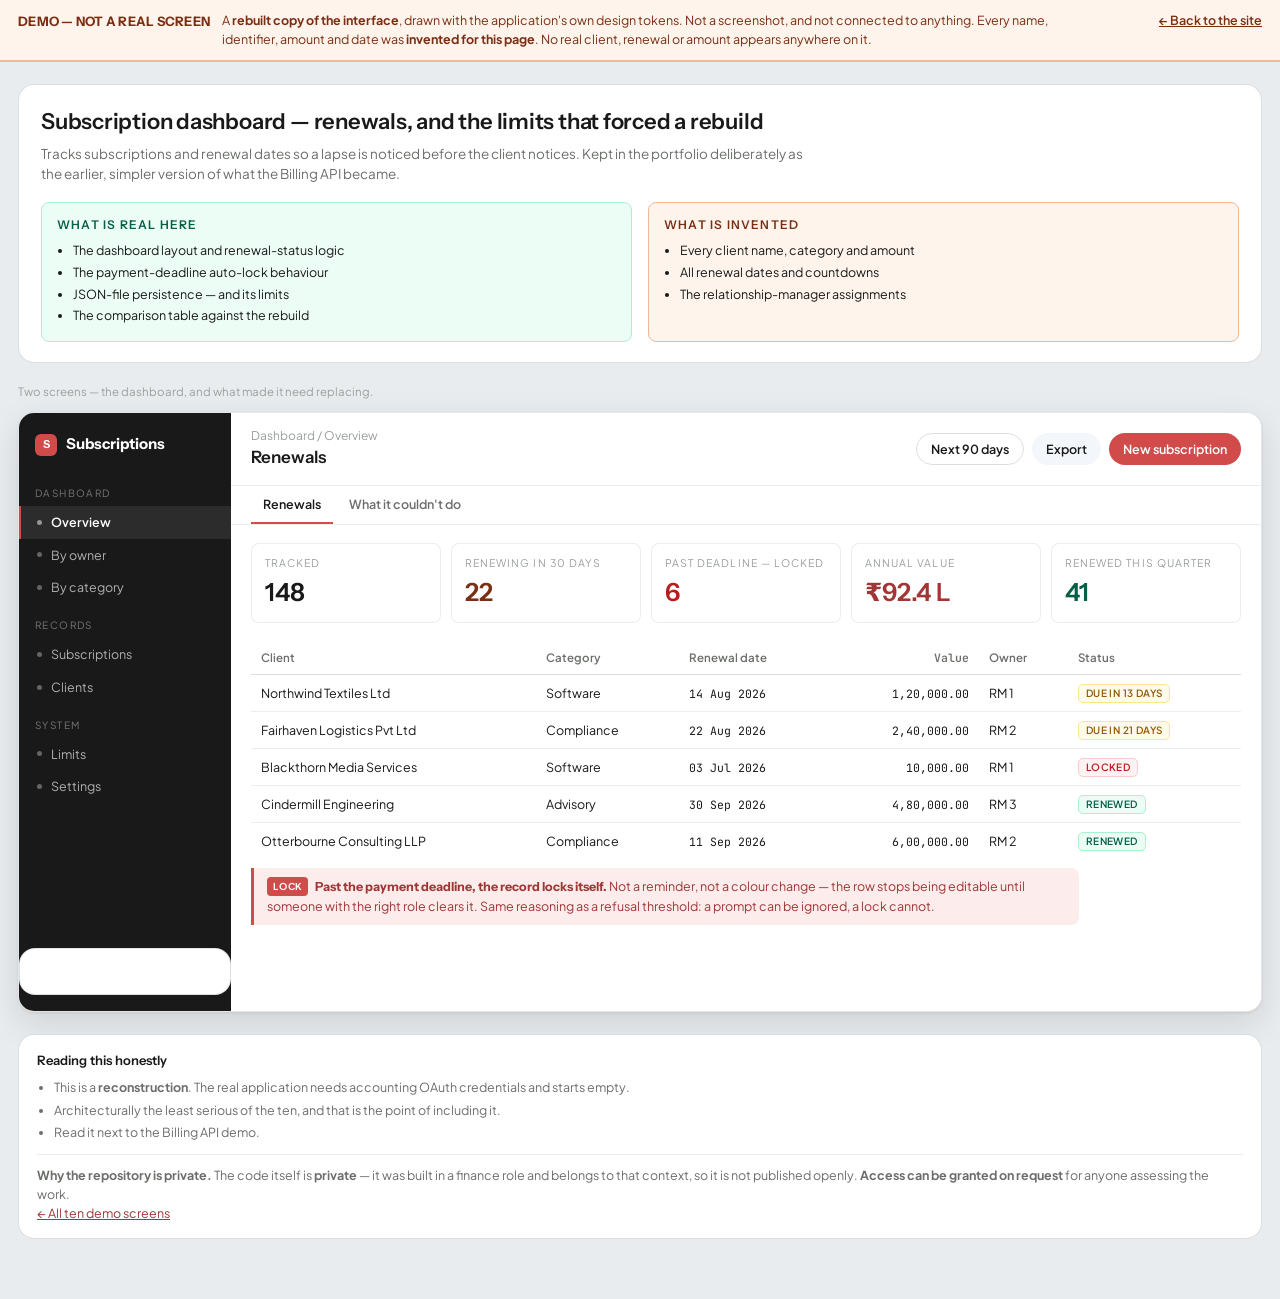
<file: demos/subscriptions-app.html>
<!DOCTYPE html>
<html lang="en">
<head>
<meta charset="UTF-8" />
<meta name="viewport" content="width=device-width, initial-scale=1.0" />
<title>Demo — Subscription and renewal dashboard · Sairam Reddy</title>
<meta name="robots" content="noindex" />
<meta name="description" content="Rebuilt UI demo of Subscription and renewal dashboard. All data on this page is invented." />
<link rel="preconnect" href="https://fonts.googleapis.com" />
<link rel="preconnect" href="https://fonts.gstatic.com" crossorigin />
<link href="https://fonts.googleapis.com/css2?family=Instrument+Sans:wght@400;500;600;700&family=Plus+Jakarta+Sans:wght@400;500;600;700&family=JetBrains+Mono:wght@400;500&display=swap" rel="stylesheet" />
<link rel="stylesheet" href="demo.css" />
</head>
<body class="skin-ui subs">

<div class="warn">
  <div class="in">
    <b>Demo — not a real screen</b>
    <p>A <strong>rebuilt copy of the interface</strong>, drawn with the application's own design
       tokens. Not a screenshot, and not connected to anything. Every name, identifier, amount and
       date was <strong>invented for this page</strong>. No real client, renewal or amount appears anywhere on it.</p>
    <a class="back" href="../index.html#work">← Back to the site</a>
  </div>
</div>

<div class="page">

  <div class="intro">
    <h1>Subscription dashboard &mdash; renewals, and the limits that forced a rebuild</h1>
    <p class="sub">Tracks subscriptions and renewal dates so a lapse is noticed before the client notices. Kept in the portfolio deliberately as the earlier, simpler version of what the Billing API became.</p>

    <div class="split">
      <div class="box real">
        <h4>What is real here</h4>
        <ul>
          <li>The dashboard layout and renewal-status logic</li>
          <li>The payment-deadline auto-lock behaviour</li>
          <li>JSON-file persistence — and its limits</li>
          <li>The comparison table against the rebuild</li>
        </ul>
      </div>
      <div class="box fake">
        <h4>What is invented</h4>
        <ul>
          <li>Every client name, category and amount</li>
          <li>All renewal dates and countdowns</li>
          <li>The relationship-manager assignments</li>
        </ul>
      </div>
    </div>
  </div>

  <p class="hint-nav">Two screens &mdash; the dashboard, and what made it need replacing.</p>

  <div class="app">
    <aside class="side">
      <div class="logo"><span class="m">S</span>Subscriptions</div>
      <div class="grp">Dashboard</div>
      <a href="#renewals" data-go="renewals" tabindex="0"><span class="dot"></span>Overview</a>
      <a href="#" onclick="return false"><span class="dot"></span>By owner</a>
      <a href="#" onclick="return false"><span class="dot"></span>By category</a>
      <div class="grp">Records</div>
      <a href="#" onclick="return false"><span class="dot"></span>Subscriptions</a>
      <a href="#" onclick="return false"><span class="dot"></span>Clients</a>
      <div class="grp">System</div>
      <a href="#limits" data-go="limits" tabindex="0"><span class="dot"></span>Limits</a>
      <a href="#" onclick="return false"><span class="dot"></span>Settings</a>
      <div class="foot">Demo build<br />No backend attached</div>
    </aside>

    <div class="main">
      <div class="top">
        <div>
          <div class="crumb">Dashboard / Overview</div>
          <h2>Renewals</h2>
        </div>
        <div class="sp">
          <span class="btn o">Next 90 days</span>
          <span class="btn s">Export</span>
          <span class="btn a">New subscription</span>
        </div>
      </div>
      <div class="tabs-bar" role="tablist"><button type="button" class="tab" role="tab" data-go="renewals">Renewals</button><button type="button" class="tab" role="tab" data-go="limits">What it couldn't do</button></div>

      <div class="body">
        <section class="screen" id="renewals" data-title="Renewals" data-crumb="Dashboard / Overview">
        <div class="stats">
          <div class="stat "><dt>Tracked</dt><dd>148</dd></div>
          <div class="stat warn"><dt>Renewing in 30 days</dt><dd>22</dd></div>
          <div class="stat bad"><dt>Past deadline — locked</dt><dd>6</dd></div>
          <div class="stat acc"><dt>Annual value</dt><dd>&#8377;92.4 L</dd></div>
          <div class="stat good"><dt>Renewed this quarter</dt><dd>41</dd></div>
        </div>
        <div class="tw"><p class="swipe">Scroll the table sideways</p><div class="scroll"><table>
          <thead><tr><th>Client</th><th>Category</th><th>Renewal date</th><th class="num">Value</th><th>Owner</th><th>Status</th></tr></thead>
          <tbody>
            <tr><td>Northwind Textiles Ltd</td><td>Software</td><td class="mono">14 Aug 2026</td><td class="num">1,20,000.00</td><td>RM&nbsp;1</td><td><span class="band warn">due in 13 days</span></td></tr>
            <tr><td>Fairhaven Logistics Pvt Ltd</td><td>Compliance</td><td class="mono">22 Aug 2026</td><td class="num">2,40,000.00</td><td>RM&nbsp;2</td><td><span class="band warn">due in 21 days</span></td></tr>
            <tr><td>Blackthorn Media Services</td><td>Software</td><td class="mono">03 Jul 2026</td><td class="num">10,000.00</td><td>RM&nbsp;1</td><td><span class="band err">locked</span></td></tr>
            <tr><td>Cindermill Engineering</td><td>Advisory</td><td class="mono">30 Sep 2026</td><td class="num">4,80,000.00</td><td>RM&nbsp;3</td><td><span class="band ok">renewed</span></td></tr>
            <tr><td>Otterbourne Consulting LLP</td><td>Compliance</td><td class="mono">11 Sep 2026</td><td class="num">6,00,000.00</td><td>RM&nbsp;2</td><td><span class="band ok">renewed</span></td></tr>
          </tbody>
        </table></div></div>
        <div class="note">
          <span class="tag">Lock</span><b>Past the payment deadline, the record locks itself.</b> Not a reminder, not a colour change &mdash; the row stops being editable until someone with the right role clears it. Same reasoning as a refusal threshold: a prompt can be ignored, a lock cannot.
        </div>
        </section>
        <section class="screen" id="limits" data-title="Where this stopped working" data-crumb="System / Limits">
        <div class="note">
          <span class="tag">History</span><b>This is the first version, kept on purpose.</b> Persistence is a JSON file. It worked until it did not. The Billing API is what replaced it &mdash; and shown together, the pair says more than either does alone.
        </div>
        <div class="sec">What the rebuild had to fix</div>
        <div class="tw"><p class="swipe">Scroll the table sideways</p><div class="scroll"><table>
          <thead><tr><th>Limit here</th><th>Why it mattered</th><th>How the Billing API answers it</th></tr></thead>
          <tbody>
            <tr><td>JSON file persistence</td><td>Two writers, one file, lost updates</td><td>PostgreSQL with transactions</td></tr>
            <tr><td>No roles</td><td>Anyone who could open it could change it</td><td>Deny-by-default RBAC</td></tr>
            <tr><td>No audit trail</td><td>No way to answer &ldquo;who changed this?&rdquo;</td><td>Audit row on every mutation</td></tr>
            <tr><td>No schema history</td><td>Shape changes were silent</td><td>Twelve named migrations</td></tr>
            <tr><td>Amounts as JS numbers</td><td>Rounding drift over time</td><td>Money serialised as a string</td></tr>
          </tbody>
        </table></div></div>
        <div class="note">
          <span class="tag">Why keep it</span><b>&ldquo;I built this, hit its limits, and rebuilt it properly&rdquo;</b> is a better answer than either application on its own.
        </div>
        </section>
      </div>
    </div>
  </div>


  <div class="foot">
    <h4>Reading this honestly</h4>
    <ul>
          <li>This is a <strong>reconstruction</strong>. The real application needs accounting OAuth credentials and starts empty.</li>
          <li>Architecturally the least serious of the ten, and that is the point of including it.</li>
          <li>Read it next to the Billing API demo.</li>
        </ul>
    <div class="more"><strong>Why the repository is private.</strong> The code itself is <strong>private</strong> &mdash; it was built in a finance role and belongs to that context, so it is not published openly. <strong>Access can be granted on request</strong> for anyone assessing the work.
      <br /><a href="index.html">← All ten demo screens</a></div>
  </div>

</div>
<script src="demo.js"></script>
</body>
</html>
</file>
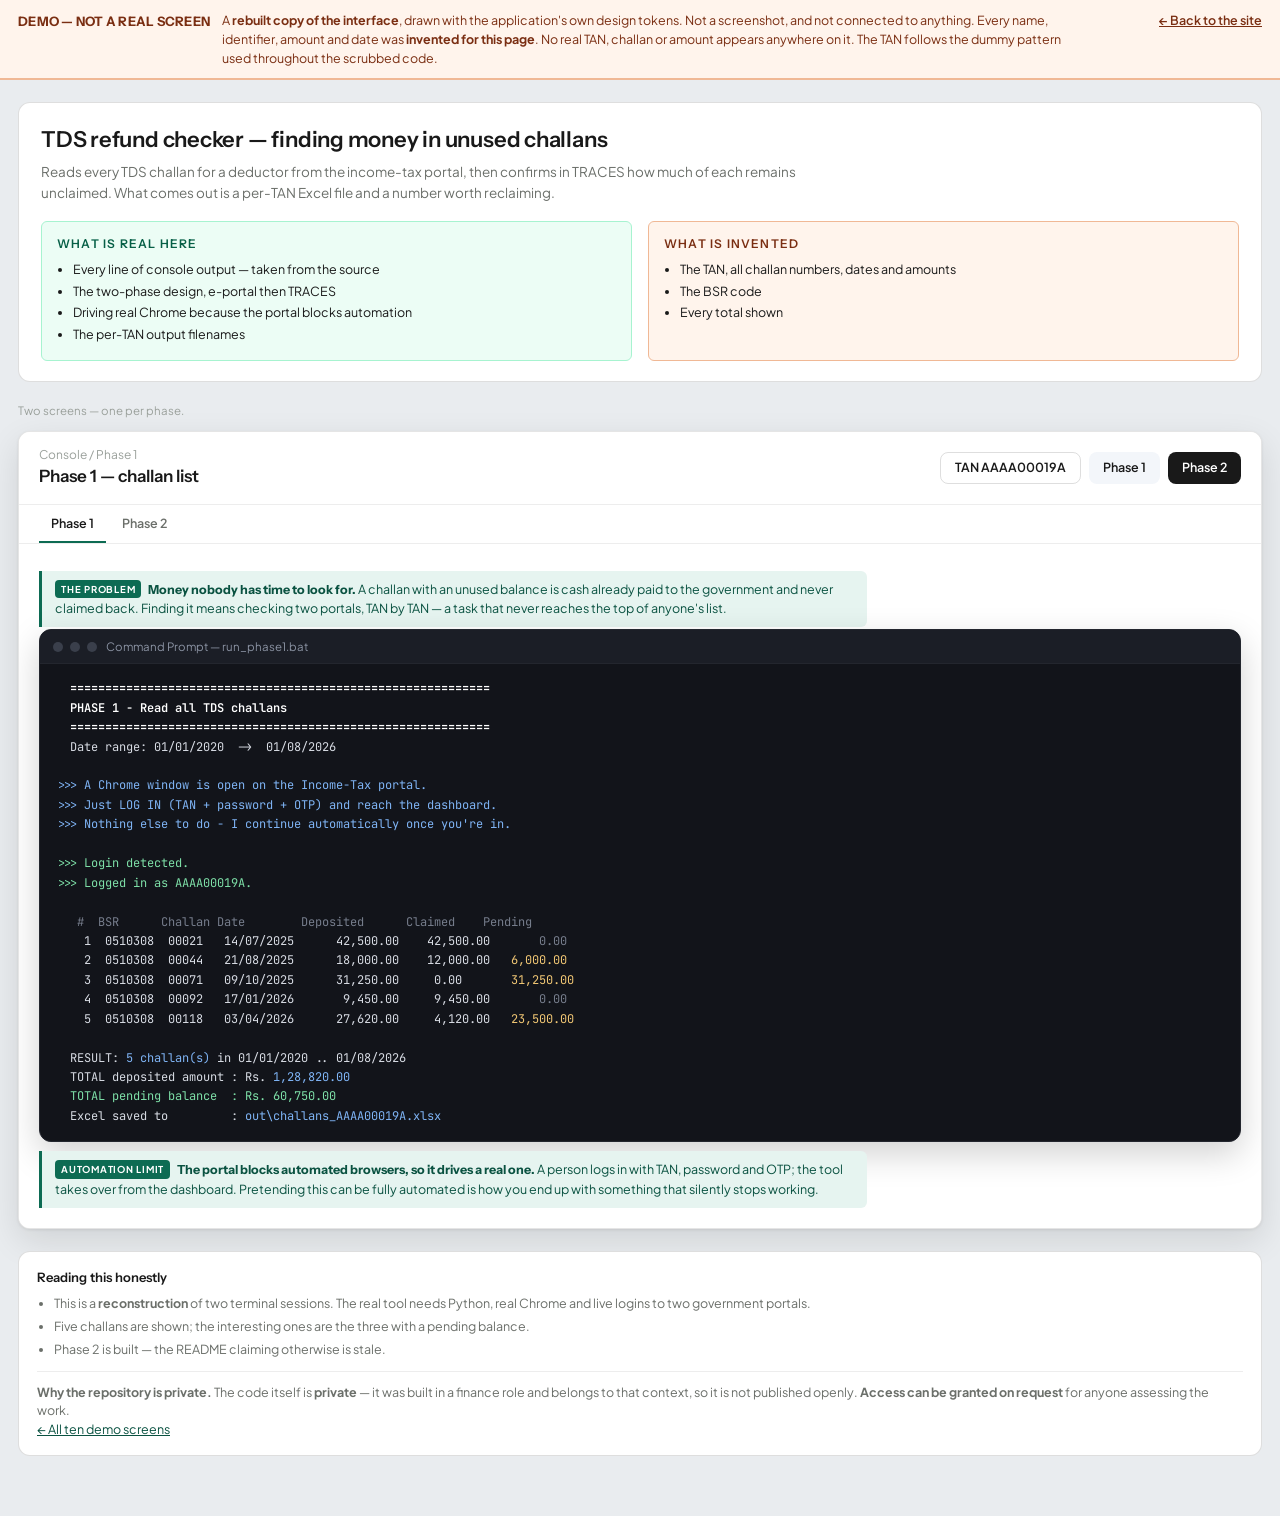
<file: demos/tds-refund-checker.html>
<!DOCTYPE html>
<html lang="en">
<head>
<meta charset="UTF-8" />
<meta name="viewport" content="width=device-width, initial-scale=1.0" />
<title>Demo — TDS refund checker · Sairam Reddy</title>
<meta name="robots" content="noindex" />
<meta name="description" content="Rebuilt UI demo of TDS refund checker. All data on this page is invented." />
<link rel="preconnect" href="https://fonts.googleapis.com" />
<link rel="preconnect" href="https://fonts.gstatic.com" crossorigin />
<link href="https://fonts.googleapis.com/css2?family=Instrument+Sans:wght@400;500;600;700&family=Plus+Jakarta+Sans:wght@400;500;600;700&family=JetBrains+Mono:wght@400;500&display=swap" rel="stylesheet" />
<link rel="stylesheet" href="demo.css" />
</head>
<body class="skin-term">

<div class="warn">
  <div class="in">
    <b>Demo — not a real screen</b>
    <p>A <strong>rebuilt copy of the interface</strong>, drawn with the application's own design
       tokens. Not a screenshot, and not connected to anything. Every name, identifier, amount and
       date was <strong>invented for this page</strong>. No real TAN, challan or amount appears anywhere on it. The TAN follows the dummy pattern used throughout the scrubbed code.</p>
    <a class="back" href="../index.html#work">← Back to the site</a>
  </div>
</div>

<div class="page">

  <div class="intro">
    <h1>TDS refund checker &mdash; finding money in unused challans</h1>
    <p class="sub">Reads every TDS challan for a deductor from the income-tax portal, then confirms in TRACES how much of each remains unclaimed. What comes out is a per-TAN Excel file and a number worth reclaiming.</p>

    <div class="split">
      <div class="box real">
        <h4>What is real here</h4>
        <ul>
          <li>Every line of console output — taken from the source</li>
          <li>The two-phase design, e-portal then TRACES</li>
          <li>Driving real Chrome because the portal blocks automation</li>
          <li>The per-TAN output filenames</li>
        </ul>
      </div>
      <div class="box fake">
        <h4>What is invented</h4>
        <ul>
          <li>The TAN, all challan numbers, dates and amounts</li>
          <li>The BSR code</li>
          <li>Every total shown</li>
        </ul>
      </div>
    </div>
  </div>

  <p class="hint-nav">Two screens &mdash; one per phase.</p>

  <div class="app nosidebar">
    <div class="main">
      <div class="top">
        <div>
          <div class="crumb">Console / Phase 1</div>
          <h2>Phase 1 — challan list</h2>
        </div>
        <div class="sp">
          <span class="btn o">TAN AAAA00019A</span>
          <span class="btn s">Phase 1</span>
          <span class="btn p">Phase 2</span>
        </div>
      </div>
      <div class="tabs-bar" role="tablist"><button type="button" class="tab" role="tab" data-go="phase1">Phase 1</button><button type="button" class="tab" role="tab" data-go="phase2">Phase 2</button></div>

      <div class="body">
        <section class="screen" id="phase1" data-title="Phase 1 — challan list" data-crumb="Console / Phase 1">
        <div class="note">
          <span class="tag">The problem</span><b>Money nobody has time to look for.</b> A challan with an unused balance is cash already paid to the government and never claimed back. Finding it means checking two portals, TAN by TAN &mdash; a task that never reaches the top of anyone&#39;s list.
        </div>
        <div class="term">
          <div class="bar"><i></i><i></i><i></i>&nbsp;Command Prompt &mdash; run_phase1.bat</div>
          <pre><span class="w">  ============================================================</span>
<span class="w">  PHASE 1 - Read all TDS challans</span>
<span class="w">  ============================================================</span>
  Date range: 01/01/2020  -&gt;  01/08/2026

<span class="b">&gt;&gt;&gt; A Chrome window is open on the Income-Tax portal.</span>
<span class="b">&gt;&gt;&gt; Just LOG IN (TAN + password + OTP) and reach the dashboard.</span>
<span class="b">&gt;&gt;&gt; Nothing else to do - I continue automatically once you&#39;re in.</span>

<span class="g">&gt;&gt;&gt; Login detected.</span>
<span class="g">&gt;&gt;&gt; Logged in as AAAA00019A.</span>

   <span class="d">#  BSR      Challan Date        Deposited      Claimed    Pending</span>
    1  0510308  00021   14/07/2025      42,500.00    42,500.00       <span class="d">0.00</span>
    2  0510308  00044   21/08/2025      18,000.00    12,000.00   <span class="y">6,000.00</span>
    3  0510308  00071   09/10/2025      31,250.00     0.00       <span class="y">31,250.00</span>
    4  0510308  00092   17/01/2026       9,450.00     9,450.00       <span class="d">0.00</span>
    5  0510308  00118   03/04/2026      27,620.00     4,120.00   <span class="y">23,500.00</span>

  RESULT: <span class="b">5 challan(s)</span> in 01/01/2020 .. 01/08/2026
  TOTAL deposited amount : Rs. <span class="b">1,28,820.00</span>
  <span class="g">TOTAL pending balance  : Rs. 60,750.00</span>
  Excel saved to         : <span class="b">out\challans_AAAA00019A.xlsx</span></pre>
        </div>
        <div class="note">
          <span class="tag">Automation limit</span><b>The portal blocks automated browsers, so it drives a real one.</b> A person logs in with TAN, password and OTP; the tool takes over from the dashboard. Pretending this can be fully automated is how you end up with something that silently stops working.
        </div>
        </section>
        <section class="screen" id="phase2" data-title="Phase 2 — TRACES balance" data-crumb="Console / Phase 2">
        <div class="note">
          <span class="tag">Two portals, two phases</span><b>The challan list and the pending balance live in different systems.</b> Phase 1 reads the e-portal. Phase 2 confirms in TRACES what is actually still claimable. Splitting them means a failure in the second does not cost you the first.
        </div>
        <div class="term">
          <div class="bar"><i></i><i></i><i></i>&nbsp;Command Prompt &mdash; run_phase2.bat</div>
          <pre><span class="w">  ============================================================</span>
<span class="w">  PHASE 2 - Pending balance from TRACES</span>
<span class="w">  ============================================================</span>
  Reading: <span class="b">out\challans_AAAA00019A.xlsx</span>  (5 challans)

<span class="b">&gt;&gt;&gt; Log in to TRACES (TAN + password + OTP).</span>
<span class="g">&gt;&gt;&gt; Login detected. Checking challans...</span>

  <span class="g">[ok]</span>  00021  14/07/2025   confirmed  <span class="d">fully consumed</span>
  <span class="g">[ok]</span>  00044  21/08/2025   confirmed  <span class="y">6,000.00 available</span>
  <span class="g">[ok]</span>  00071  09/10/2025   confirmed  <span class="y">31,250.00 available</span>
  <span class="g">[ok]</span>  00092  17/01/2026   confirmed  <span class="d">fully consumed</span>
  <span class="g">[ok]</span>  00118  03/04/2026   confirmed  <span class="y">23,500.00 available</span>

  <span class="w">RECOVERABLE FOR THIS TAN : Rs. 60,750.00</span>
  Excel saved to : <span class="b">out\balance_AAAA00019A.xlsx</span></pre>
        </div>
        <div class="note">
          <span class="tag">Output</span><b>One file per TAN, named for it.</b> <span class="mono">challans_AAAA00019A.xlsx</span>. Twenty-seven runs produce twenty-seven files instead of overwriting one &mdash; a small decision that stops a long afternoon being wasted.
        </div>
        </section>
      </div>
    </div>
  </div>


  <div class="foot">
    <h4>Reading this honestly</h4>
    <ul>
          <li>This is a <strong>reconstruction</strong> of two terminal sessions. The real tool needs Python, real Chrome and live logins to two government portals.</li>
          <li>Five challans are shown; the interesting ones are the three with a pending balance.</li>
          <li>Phase 2 is built — the README claiming otherwise is stale.</li>
        </ul>
    <div class="more"><strong>Why the repository is private.</strong> The code itself is <strong>private</strong> &mdash; it was built in a finance role and belongs to that context, so it is not published openly. <strong>Access can be granted on request</strong> for anyone assessing the work.
      <br /><a href="index.html">← All ten demo screens</a></div>
  </div>

</div>
<script src="demo.js"></script>
</body>
</html>
</file>
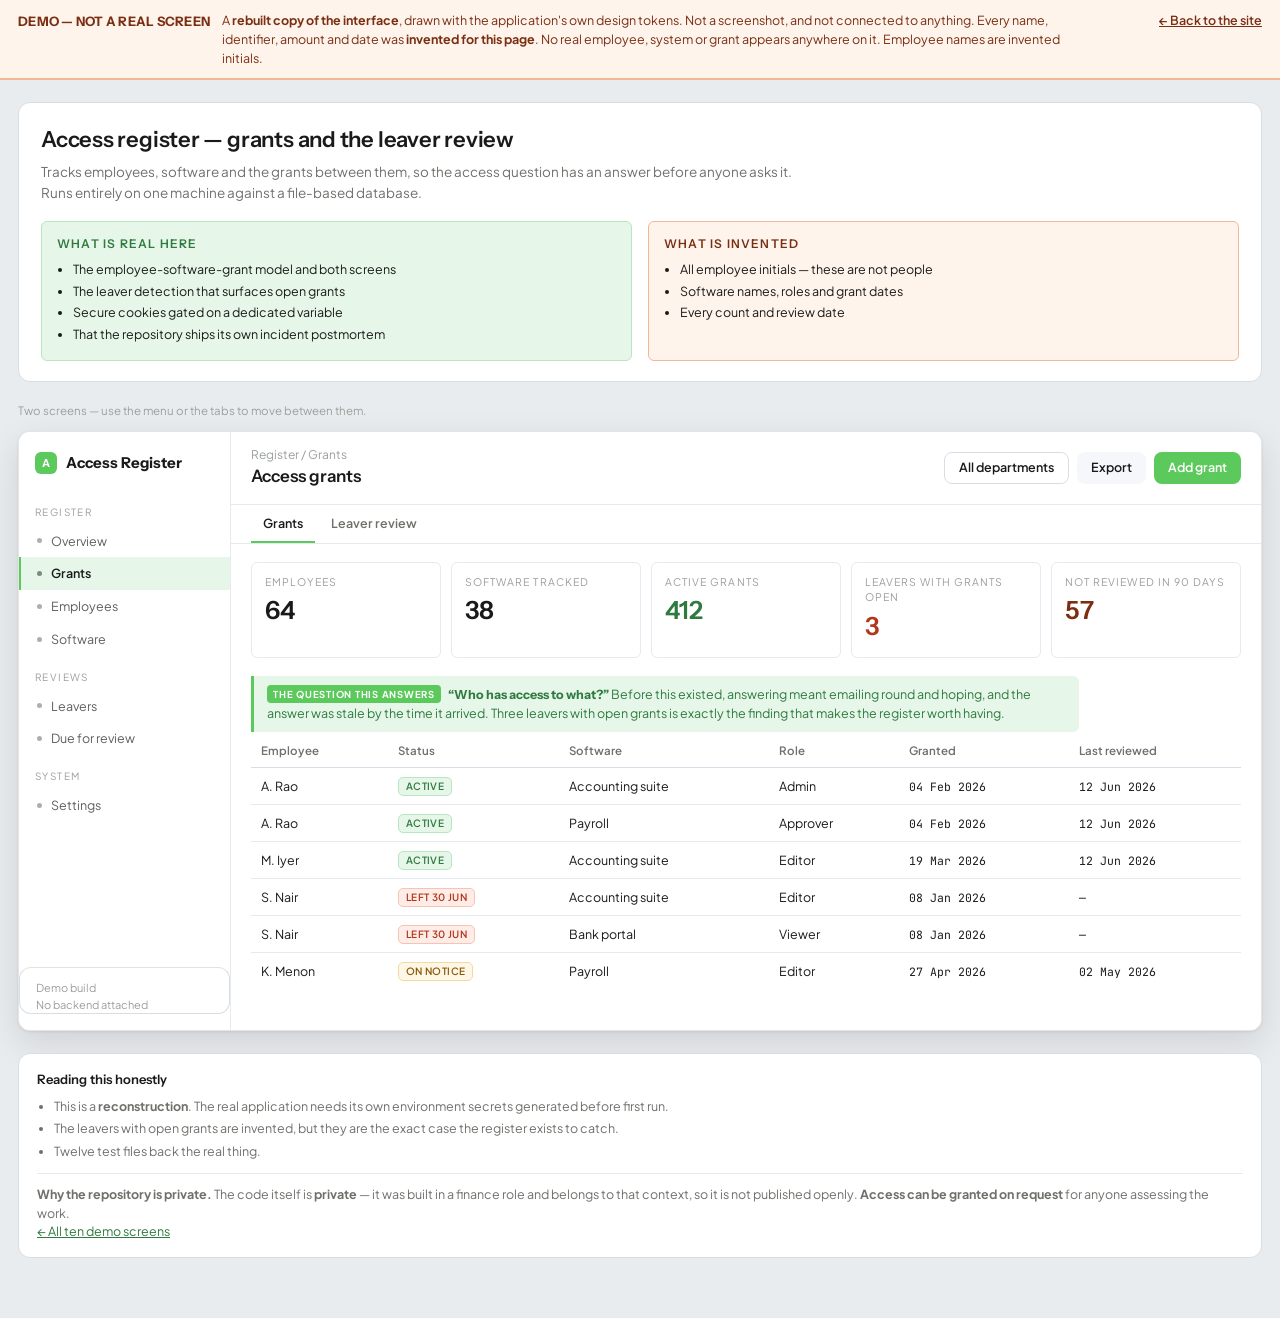
<file: demos/user-access.html>
<!DOCTYPE html>
<html lang="en">
<head>
<meta charset="UTF-8" />
<meta name="viewport" content="width=device-width, initial-scale=1.0" />
<title>Demo — Access register · Sairam Reddy</title>
<meta name="robots" content="noindex" />
<meta name="description" content="Rebuilt UI demo of Access register. All data on this page is invented." />
<link rel="preconnect" href="https://fonts.googleapis.com" />
<link rel="preconnect" href="https://fonts.gstatic.com" crossorigin />
<link href="https://fonts.googleapis.com/css2?family=Instrument+Sans:wght@400;500;600;700&family=Plus+Jakarta+Sans:wght@400;500;600;700&family=JetBrains+Mono:wght@400;500&display=swap" rel="stylesheet" />
<link rel="stylesheet" href="demo.css" />
</head>
<body class="skin-green">

<div class="warn">
  <div class="in">
    <b>Demo — not a real screen</b>
    <p>A <strong>rebuilt copy of the interface</strong>, drawn with the application's own design
       tokens. Not a screenshot, and not connected to anything. Every name, identifier, amount and
       date was <strong>invented for this page</strong>. No real employee, system or grant appears anywhere on it. Employee names are invented initials.</p>
    <a class="back" href="../index.html#work">← Back to the site</a>
  </div>
</div>

<div class="page">

  <div class="intro">
    <h1>Access register &mdash; grants and the leaver review</h1>
    <p class="sub">Tracks employees, software and the grants between them, so the access question has an answer before anyone asks it. Runs entirely on one machine against a file-based database.</p>

    <div class="split">
      <div class="box real">
        <h4>What is real here</h4>
        <ul>
          <li>The employee-software-grant model and both screens</li>
          <li>The leaver detection that surfaces open grants</li>
          <li>Secure cookies gated on a dedicated variable</li>
          <li>That the repository ships its own incident postmortem</li>
        </ul>
      </div>
      <div class="box fake">
        <h4>What is invented</h4>
        <ul>
          <li>All employee initials — these are not people</li>
          <li>Software names, roles and grant dates</li>
          <li>Every count and review date</li>
        </ul>
      </div>
    </div>
  </div>

  <p class="hint-nav">Two screens &mdash; use the menu or the tabs to move between them.</p>

  <div class="app">
    <aside class="side">
      <div class="logo"><span class="m">A</span>Access Register</div>
      <div class="grp">Register</div>
      <a href="#" onclick="return false"><span class="dot"></span>Overview</a>
      <a href="#grants" data-go="grants" tabindex="0"><span class="dot"></span>Grants</a>
      <a href="#" onclick="return false"><span class="dot"></span>Employees</a>
      <a href="#" onclick="return false"><span class="dot"></span>Software</a>
      <div class="grp">Reviews</div>
      <a href="#leavers" data-go="leavers" tabindex="0"><span class="dot"></span>Leavers</a>
      <a href="#" onclick="return false"><span class="dot"></span>Due for review</a>
      <div class="grp">System</div>
      <a href="#" onclick="return false"><span class="dot"></span>Settings</a>
      <div class="foot">Demo build<br />No backend attached</div>
    </aside>

    <div class="main">
      <div class="top">
        <div>
          <div class="crumb">Register / Grants</div>
          <h2>Access grants</h2>
        </div>
        <div class="sp">
          <span class="btn o">All departments</span>
          <span class="btn s">Export</span>
          <span class="btn a">Add grant</span>
        </div>
      </div>
      <div class="tabs-bar" role="tablist"><button type="button" class="tab" role="tab" data-go="grants">Grants</button><button type="button" class="tab" role="tab" data-go="leavers">Leaver review</button></div>

      <div class="body">
        <section class="screen" id="grants" data-title="Access grants" data-crumb="Register / Grants">
        <div class="stats">
          <div class="stat "><dt>Employees</dt><dd>64</dd></div>
          <div class="stat "><dt>Software tracked</dt><dd>38</dd></div>
          <div class="stat acc"><dt>Active grants</dt><dd>412</dd></div>
          <div class="stat bad"><dt>Leavers with grants open</dt><dd>3</dd></div>
          <div class="stat warn"><dt>Not reviewed in 90 days</dt><dd>57</dd></div>
        </div>
        <div class="note">
          <span class="tag">The question this answers</span><b>&ldquo;Who has access to what?&rdquo;</b> Before this existed, answering meant emailing round and hoping, and the answer was stale by the time it arrived. Three leavers with open grants is exactly the finding that makes the register worth having.
        </div>
        <div class="tw"><p class="swipe">Scroll the table sideways</p><div class="scroll"><table>
          <thead><tr><th>Employee</th><th>Status</th><th>Software</th><th>Role</th><th>Granted</th><th>Last reviewed</th></tr></thead>
          <tbody>
            <tr><td>A. Rao</td><td><span class="band ok">active</span></td><td>Accounting suite</td><td>Admin</td><td class="mono">04 Feb 2026</td><td class="mono">12 Jun 2026</td></tr>
            <tr><td>A. Rao</td><td><span class="band ok">active</span></td><td>Payroll</td><td>Approver</td><td class="mono">04 Feb 2026</td><td class="mono">12 Jun 2026</td></tr>
            <tr><td>M. Iyer</td><td><span class="band ok">active</span></td><td>Accounting suite</td><td>Editor</td><td class="mono">19 Mar 2026</td><td class="mono">12 Jun 2026</td></tr>
            <tr><td>S. Nair</td><td><span class="band err">left 30 Jun</span></td><td>Accounting suite</td><td>Editor</td><td class="mono">08 Jan 2026</td><td class="mono">&mdash;</td></tr>
            <tr><td>S. Nair</td><td><span class="band err">left 30 Jun</span></td><td>Bank portal</td><td>Viewer</td><td class="mono">08 Jan 2026</td><td class="mono">&mdash;</td></tr>
            <tr><td>K. Menon</td><td><span class="band warn">on notice</span></td><td>Payroll</td><td>Editor</td><td class="mono">27 Apr 2026</td><td class="mono">02 May 2026</td></tr>
          </tbody>
        </table></div></div>
        </section>
        <section class="screen" id="leavers" data-title="Leaver review" data-crumb="Reviews / Leavers">
        <div class="note">
          <span class="tag">The one screen that earns its keep</span><b>Everyone who has left, and what they can still open.</b> Offboarding checklists get skipped. A query that runs every time anyone looks does not.
        </div>
        <div class="tw"><p class="swipe">Scroll the table sideways</p><div class="scroll"><table>
          <thead><tr><th>Employee</th><th>Left on</th><th>Grants still open</th><th>Highest role</th><th>Action</th></tr></thead>
          <tbody>
            <tr><td>S. Nair</td><td class="mono">30 Jun 2026</td><td class="num">2</td><td>Editor</td><td><span class="band err">revoke now</span></td></tr>
            <tr><td>D. Pillai</td><td class="mono">14 May 2026</td><td class="num">1</td><td>Viewer</td><td><span class="band err">revoke now</span></td></tr>
            <tr><td>R. Kurup</td><td class="mono">02 Apr 2026</td><td class="num">0</td><td>&mdash;</td><td><span class="band ok">clear</span></td></tr>
          </tbody>
        </table></div></div>
        <div class="note">
          <span class="tag">Configuration</span><b>Secure cookies are gated on their own switch, not on NODE_ENV.</b> A dedicated variable decides it, with a table in the README explaining when to use which. Tying cookie security to an environment name works until someone runs production with the wrong value.
        </div>
        <div class="note">
          <span class="tag">Written up, not buried</span><b>This repository contains its own incident report.</b> A seed script once wiped rows from a live database here. The postmortem &mdash; root cause, paper trail, the policy change that followed &mdash; ships with the code.
        </div>
        </section>
      </div>
    </div>
  </div>


  <div class="foot">
    <h4>Reading this honestly</h4>
    <ul>
          <li>This is a <strong>reconstruction</strong>. The real application needs its own environment secrets generated before first run.</li>
          <li>The leavers with open grants are invented, but they are the exact case the register exists to catch.</li>
          <li>Twelve test files back the real thing.</li>
        </ul>
    <div class="more"><strong>Why the repository is private.</strong> The code itself is <strong>private</strong> &mdash; it was built in a finance role and belongs to that context, so it is not published openly. <strong>Access can be granted on request</strong> for anyone assessing the work.
      <br /><a href="index.html">← All ten demo screens</a></div>
  </div>

</div>
<script src="demo.js"></script>
</body>
</html>
</file>
<file: demos/demo.css>
/* ============================================================
   Shared chrome for the demo screens.

   Every page that uses this is a REBUILT interface with invented
   data, not a screenshot. The banner and the real-vs-invented
   panels are part of the deal — do not remove them from a page
   and leave the screen behind.

   Skins below carry each application's own design tokens, lifted
   from that app's stylesheet so the demo looks like the app.
============================================================ */

:root{
  --caution:#7a2e12; --caution-bg:#fff4ec; --caution-line:#f0b895;
  --frame:#e9ecef;
  --mono:'JetBrains Mono',ui-monospace,'SFMono-Regular',Menlo,monospace;
}

/* ---------- skin A — the "ui" system (recon, revenue, billing, subs) ---------- */
body.skin-ui{
  --bg:#fff; --fg:#191919; --muted:#6b6f6a; --faint:#9aa09b;
  --surface:#f3f6fa; --line:rgba(25,25,25,.08); --line-2:rgba(25,25,25,.14);
  --accent:#e05a5a; --accent-ink:#b23b3b; --accent-tint:#fdecec;
  --dark:#191919; --dark-fg:#fff;
  --side-bg:#191919; --side-text:rgba(255,255,255,.66);
  --side-strong:#fff; --side-muted:rgba(255,255,255,.40); --side-active:#2c2c2c;
  --ok-bg:#ecfdf5; --ok-fg:#065f46; --ok-line:#a7f3d0;
  --warn-bg:#fffbeb; --warn-fg:#92590b; --warn-line:#fde68a;
  --err-bg:#fef2f2; --err-fg:#b91c1c; --err-line:#fecaca;
  --r-card:16px; --r-btn:999px; --r-sm:8px;
  --f-display:'Instrument Sans',system-ui,sans-serif;
  --f-body:'Plus Jakarta Sans',system-ui,sans-serif;
}
body.skin-ui.subs{ --accent:#d24b4b; --accent-ink:#a03636; }

/* ---------- skin B — shadcn/green (access register, asset register) ---------- */
body.skin-green{
  --bg:#fff; --fg:#1a1a1a; --muted:#6e716b; --faint:#9aa09b;
  --surface:#f5f7fa; --line:#e6eaef; --line-2:#d7dde4;
  --accent:#5cc95c; --accent-ink:#2f7a3f; --accent-tint:#e6f7e9;
  --dark:#1a1a1a; --dark-fg:#fff;
  --side-bg:#fff; --side-text:#5c605c; --side-strong:#1a1a1a;
  --side-muted:#9aa09b; --side-active:#e6f7e9;
  --ok-bg:#e6f7e9; --ok-fg:#2f7a3f; --ok-line:#b7e6c1;
  --warn-bg:#fff7e6; --warn-fg:#8a5a0b; --warn-line:#f5d9a0;
  --err-bg:#ffece7; --err-fg:#b2361c; --err-line:#f7c3b5;
  --r-card:12px; --r-btn:8px; --r-sm:6px;
  --f-display:'Instrument Sans',system-ui,sans-serif;
  --f-body:'Plus Jakarta Sans',system-ui,sans-serif;
}

/* ---------- skin C — tailwind slate/indigo (CRM) ---------- */
body.skin-slate{
  --bg:#fff; --fg:#1f2937; --muted:#6b7280; --faint:#9ca3af;
  --surface:#f9fafb; --line:#e5e7eb; --line-2:#d1d5db;
  --accent:#4f46e5; --accent-ink:#4338ca; --accent-tint:#eef2ff;
  --dark:#111827; --dark-fg:#fff;
  --side-bg:#111827; --side-text:rgba(255,255,255,.68);
  --side-strong:#fff; --side-muted:rgba(255,255,255,.42); --side-active:#1f2937;
  --ok-bg:#ecfdf5; --ok-fg:#047857; --ok-line:#a7f3d0;
  --warn-bg:#fffbeb; --warn-fg:#b45309; --warn-line:#fde68a;
  --err-bg:#fef2f2; --err-fg:#b91c1c; --err-line:#fecaca;
  --r-card:8px; --r-btn:8px; --r-sm:6px;
  --f-display:'Instrument Sans',system-ui,sans-serif;
  --f-body:'Plus Jakarta Sans',system-ui,sans-serif;
}

/* ---------- skin D — terminal (portal scrapers) ---------- */
body.skin-term{
  --bg:#fff; --fg:#191919; --muted:#6b6f6a; --faint:#9aa09b;
  --surface:#f3f6fa; --line:rgba(25,25,25,.08); --line-2:rgba(25,25,25,.14);
  --accent:#0d6b53; --accent-ink:#0a5241; --accent-tint:#e6f4f0;
  --dark:#191919; --dark-fg:#fff;
  --ok-bg:#ecfdf5; --ok-fg:#065f46; --ok-line:#a7f3d0;
  --warn-bg:#fffbeb; --warn-fg:#92590b; --warn-line:#fde68a;
  --err-bg:#fef2f2; --err-fg:#b91c1c; --err-line:#fecaca;
  --r-card:12px; --r-btn:8px; --r-sm:6px;
  --f-display:'Instrument Sans',system-ui,sans-serif;
  --f-body:'Plus Jakarta Sans',system-ui,sans-serif;
}

*{box-sizing:border-box;margin:0;padding:0}
html{-webkit-text-size-adjust:100%}
body{font-family:var(--f-body);font-size:13px;line-height:1.5;background:var(--frame);
     color:var(--fg);-webkit-font-smoothing:antialiased}
h1,h2,h3,h4{font-family:var(--f-display);font-weight:600}
a{color:var(--accent-ink)}
@media(prefers-reduced-motion:reduce){*{animation:none!important;transition:none!important}}

/* ---------- the warning ---------- */
.warn{position:sticky;top:0;z-index:100;background:var(--caution-bg);
      border-bottom:2px solid var(--caution-line);color:var(--caution)}
.warn .in{max-width:1280px;margin:0 auto;padding:11px 18px;display:flex;gap:12px;
          align-items:flex-start;flex-wrap:wrap}
.warn b{font-family:var(--f-display);font-size:13px;letter-spacing:.02em;
        text-transform:uppercase;white-space:nowrap;padding-top:1px}
.warn p{font-size:12.5px;max-width:96ch}
.warn .back{margin-left:auto;font-size:12.5px;font-weight:600;white-space:nowrap;
            color:var(--caution);text-decoration:underline}

/* ---------- reading frame ---------- */
.page{max-width:1280px;margin:0 auto;padding:22px 18px 60px}
.intro{background:#fff;border:1px solid var(--line-2);border-radius:var(--r-card);
       padding:20px 22px;margin-bottom:20px}
.intro h1{font-size:22px;letter-spacing:-.01em}
.intro .sub{color:var(--muted);margin-top:6px;font-size:13.5px;max-width:78ch}
.split{display:grid;gap:16px;margin-top:18px}
@media(min-width:780px){.split{grid-template-columns:1fr 1fr}}
.box{border:1px solid var(--line);border-radius:var(--r-sm);padding:13px 15px;background:var(--surface)}
.box.real{background:var(--ok-bg);border-color:var(--ok-line)}
.box.fake{background:var(--caution-bg);border-color:var(--caution-line)}
.box h4{font-size:12px;text-transform:uppercase;letter-spacing:.1em;margin-bottom:7px}
.box.real h4{color:var(--ok-fg)} .box.fake h4{color:var(--caution)}
.box li{margin-left:16px;margin-bottom:3px;font-size:12.5px;color:var(--fg)}

/* ---------- app chrome ---------- */
.app{display:grid;grid-template-columns:212px 1fr;border-radius:var(--r-card);overflow:hidden;
     box-shadow:0 1px 3px rgba(0,0,0,.08),0 12px 34px rgba(0,0,0,.11);
     border:1px solid rgba(0,0,0,.10);background:#fff;min-height:600px}
.app.nosidebar{grid-template-columns:1fr}
.side{background:var(--side-bg);color:var(--side-text);padding:16px 0;display:flex;flex-direction:column}
body.skin-green .side,body.skin-slate .side{border-right:1px solid var(--line)}
body.skin-green .side{border-right-color:var(--line)}
.side .logo{padding:4px 16px 16px;display:flex;align-items:center;gap:9px;color:var(--side-strong);
            font-family:var(--f-display);font-weight:700;font-size:15px}
.side .logo span.m{width:22px;height:22px;border-radius:6px;background:var(--accent);
                   display:grid;place-items:center;font-size:11px;color:#fff}
.side .grp{padding:14px 16px 5px;font-size:10px;letter-spacing:.14em;
           text-transform:uppercase;color:var(--side-muted)}
.side a{display:flex;align-items:center;gap:9px;padding:7px 16px;color:var(--side-text);
        text-decoration:none;font-size:12.5px;border-left:2px solid transparent}
.side a.on{background:var(--side-active);color:var(--side-strong);
           border-left-color:var(--accent);font-weight:600}
.side .dot{width:5px;height:5px;border-radius:50%;background:currentColor;opacity:.5;flex:none}
.side .foot{margin-top:auto;padding:12px 16px 0;font-size:11px;color:var(--side-muted);
            border-top:1px solid rgba(128,128,128,.22)}

.main{background:var(--bg);display:flex;flex-direction:column;min-width:0}
.top{display:flex;align-items:center;gap:12px;padding:14px 20px;
     border-bottom:1px solid var(--line);flex-wrap:wrap}
.top h2{font-size:17px}
.top .crumb{color:var(--faint);font-size:12px}
.top .sp{margin-left:auto;display:flex;gap:8px;align-items:center;flex-wrap:wrap}
.btn{border-radius:var(--r-btn);font-family:inherit;font-weight:600;font-size:12.5px;height:32px;
     padding:0 14px;display:inline-flex;align-items:center;gap:6px;cursor:default}
.btn.p{background:var(--dark);color:var(--dark-fg)}
.btn.a{background:var(--accent);color:#fff}
.btn.s{background:var(--surface);color:var(--fg)}
.btn.o{background:transparent;color:var(--fg);border:1px solid var(--line-2)}
.body{padding:18px 20px}

/* stat strip */
.stats{display:grid;grid-template-columns:repeat(auto-fit,minmax(146px,1fr));gap:10px;margin-bottom:18px}
.stat{border:1px solid var(--line);border-radius:var(--r-sm);padding:11px 13px;background:#fff}
.stat dt{font-size:10.5px;letter-spacing:.1em;text-transform:uppercase;color:var(--faint)}
.stat dd{font-family:var(--f-display);font-weight:600;font-size:25px;margin-top:3px;letter-spacing:-.01em}
.stat .u{font-size:11.5px;color:var(--muted);font-family:var(--f-body);font-weight:400;margin-left:3px}
.stat.good dd{color:var(--ok-fg)} .stat.bad dd{color:var(--err-fg)} .stat.acc dd{color:var(--accent-ink)}

.sec{font-size:11px;letter-spacing:.12em;text-transform:uppercase;color:var(--faint);
     margin:20px 0 9px;display:flex;align-items:center;gap:9px}
.sec::after{content:'';flex:1;height:1px;background:var(--line)}

/* tables */
table{width:100%;border-collapse:collapse;font-size:12.5px}
th{text-align:left;font-weight:600;color:var(--muted);padding:8px 10px;
   border-bottom:1px solid var(--line-2);white-space:nowrap;font-size:11.5px}
td{padding:8px 10px;border-bottom:1px solid var(--line);vertical-align:middle}
tbody tr:last-child td{border-bottom:0}
.mono,.num{font-family:var(--mono);font-size:11.5px}
.num{text-align:right;white-space:nowrap}
tr.grp{background:var(--surface)} tr.grp td{font-weight:600;font-size:12px}

.band{display:inline-block;border-radius:5px;padding:1px 7px;font-size:10px;font-weight:600;
      text-transform:uppercase;letter-spacing:.04em;border:1px solid}
.band.high,.band.ok{background:var(--ok-bg);color:var(--ok-fg);border-color:var(--ok-line)}
.band.medium,.band.warn{background:var(--warn-bg);color:var(--warn-fg);border-color:var(--warn-line)}
.band.low,.band.err{background:var(--err-bg);color:var(--err-fg);border-color:var(--err-line)}
.band.info{background:var(--accent-tint);color:var(--accent-ink);border-color:var(--accent-tint)}
.src{display:inline-block;background:var(--surface);border-radius:4px;padding:1px 6px;
     font-size:10.5px;color:var(--muted);margin-right:3px}
.delta.pos{color:var(--err-fg)} .delta.nil{color:var(--faint)}

/* annotation callouts */
.note{margin:9px 0 2px;border-left:3px solid var(--accent);background:var(--accent-tint);
      padding:9px 13px;border-radius:0 var(--r-sm) var(--r-sm) 0;font-size:12.5px;
      color:var(--accent-ink);max-width:92ch}
.note b{font-family:var(--f-display)}
.tag{display:inline-block;background:var(--accent);color:#fff;font-size:9.5px;font-weight:700;
     letter-spacing:.08em;text-transform:uppercase;padding:2px 6px;border-radius:4px;
     margin-right:7px;vertical-align:1px}

/* terminal */
.term{background:#12141a;color:#d7dbe3;border-radius:var(--r-card);padding:0;overflow:hidden;
      box-shadow:0 12px 34px rgba(0,0,0,.18);border:1px solid #23262e}
.term .bar{background:#1b1e26;padding:8px 13px;display:flex;align-items:center;gap:7px;
           border-bottom:1px solid #23262e;font-size:11.5px;color:#8b93a3}
.term .bar i{width:10px;height:10px;border-radius:50%;background:#3a3f4b;display:inline-block}
.term pre{padding:15px 16px;overflow-x:auto;font-family:var(--mono);font-size:12px;
          line-height:1.62;white-space:pre;-webkit-overflow-scrolling:touch}
.term .g{color:#7ee0a8} .term .y{color:#f0c674} .term .r{color:#f08a7a}
.term .b{color:#7fb4f5} .term .d{color:#767d8c} .term .w{color:#fff;font-weight:600}

/* fake spreadsheet */
.xl{border:1px solid var(--line-2);border-radius:var(--r-sm);overflow:hidden;background:#fff}
.xl .xlbar{background:#217346;color:#fff;padding:7px 12px;font-size:12px;font-weight:600;
           display:flex;align-items:center;gap:8px;flex-wrap:wrap}
.xl .scroll{overflow-x:auto;-webkit-overflow-scrolling:touch}
.xl table{font-size:12px;min-width:640px}
.xl th{background:#f2f4f7;color:#444;border-bottom:1px solid var(--line-2)}
.xl td{font-family:var(--mono);font-size:11.5px}
.xl .tabs{display:flex;gap:2px;padding:5px 8px;background:#f2f4f7;border-top:1px solid var(--line)}
.xl .tabs span{font-size:11px;padding:3px 10px;border-radius:4px 4px 0 0;color:var(--muted)}
.xl .tabs span.on{background:#fff;color:var(--fg);font-weight:600;border:1px solid var(--line-2);border-bottom:0}

/* form preview */
.form{display:grid;gap:12px;max-width:620px}
@media(min-width:660px){.form.two{grid-template-columns:1fr 1fr}}
.field label{display:block;font-size:11.5px;font-weight:600;color:var(--muted);margin-bottom:4px}
.field .inp{border:1px solid var(--line-2);border-radius:var(--r-sm);padding:8px 11px;
            font-size:12.5px;background:#fff;color:var(--fg)}
.field .inp.ph{color:var(--faint)}

.foot{margin-top:22px;padding:16px 18px;background:#fff;border:1px solid var(--line-2);
      border-radius:var(--r-card);font-size:12.5px;color:var(--muted)}
.foot h4{color:var(--fg);font-size:13px;margin-bottom:7px}
.foot li{margin-left:17px;margin-bottom:4px}
.foot .more{margin-top:12px;padding-top:11px;border-top:1px solid var(--line)}

/* table scroll with a visible hint */
.tw{position:relative}
.tw .scroll{overflow-x:auto;-webkit-overflow-scrolling:touch}
.tw .scroll table{min-width:640px}
.swipe{display:none;font-size:11.5px;color:var(--faint);margin:0 0 7px;align-items:center;gap:6px}
.swipe::before{content:'⇄';font-size:13px}

/* ---------- mobile ---------- */
@media(max-width:860px){
  .app{grid-template-columns:1fr;min-height:0}
  /* The rail becomes a scrolling strip rather than vanishing — the navigation
     is part of what the screen is, so hiding it would misrepresent the app. */
  .side{flex-direction:row;align-items:center;gap:4px;padding:9px 10px;
        overflow-x:auto;-webkit-overflow-scrolling:touch}
  .side .logo{padding:0 10px 0 4px;flex:none;font-size:14px}
  .side .grp,.side .foot,.side .dot{display:none}
  .side a{flex:none;padding:6px 11px;border-left:0;border-radius:var(--r-btn);
          white-space:nowrap;font-size:12px}
  .side a.on{border-left:0;background:var(--accent);color:#fff}
  .swipe{display:flex}
}
@media(max-width:620px){
  .page{padding:16px 12px 44px}
  .warn .in{padding:10px 12px;gap:7px}
  .warn b{font-size:12px;white-space:normal}
  .warn .back{margin-left:0}
  .intro{padding:16px 14px}
  .intro h1{font-size:19px}
  .intro .sub{font-size:13px}
  .top{padding:12px 14px}
  .top h2{font-size:16px}
  .top .sp{width:100%;margin-left:0}
  .btn{height:34px}
  .body{padding:14px 0 16px}
  .body>.stats,.body>.note,.body>.sec,.body>.form,.body>p,
  .body>.tw>.swipe,.body>.xl,.body>.term{margin-left:14px;margin-right:14px}
  .stats{grid-template-columns:repeat(2,minmax(0,1fr))}
  .stat dd{font-size:22px}
  .tw .scroll{padding:0 14px}
  .note{font-size:12px;padding:9px 11px}
  .foot{padding:14px}
  .term pre{font-size:11px}
}
@media(max-width:380px){ .stats{grid-template-columns:1fr} }

/* ---------- screen switching (see demo.js) ---------- */
.screen[hidden]{display:none}
.tabs-bar{display:flex;gap:4px;padding:0 20px;border-bottom:1px solid var(--line);
          overflow-x:auto;-webkit-overflow-scrolling:touch;background:var(--bg)}
.tab{flex:none;appearance:none;border:0;background:none;font-family:inherit;cursor:pointer;
     font-size:12.5px;font-weight:600;color:var(--muted);padding:10px 12px;
     border-bottom:2px solid transparent;white-space:nowrap}
.tab:hover{color:var(--fg)}
.tab.on{color:var(--fg);border-bottom-color:var(--accent)}
.tab:focus-visible{outline:2px solid var(--accent);outline-offset:-2px;border-radius:4px}
.side a{cursor:pointer}
.side a:focus-visible{outline:2px solid var(--accent);outline-offset:-2px}
.hint-nav{font-size:11.5px;color:var(--faint);margin:0 0 12px}
@media(max-width:620px){ .tabs-bar{padding:0 14px} .tab{padding:10px 9px;font-size:12px} }
</file>
